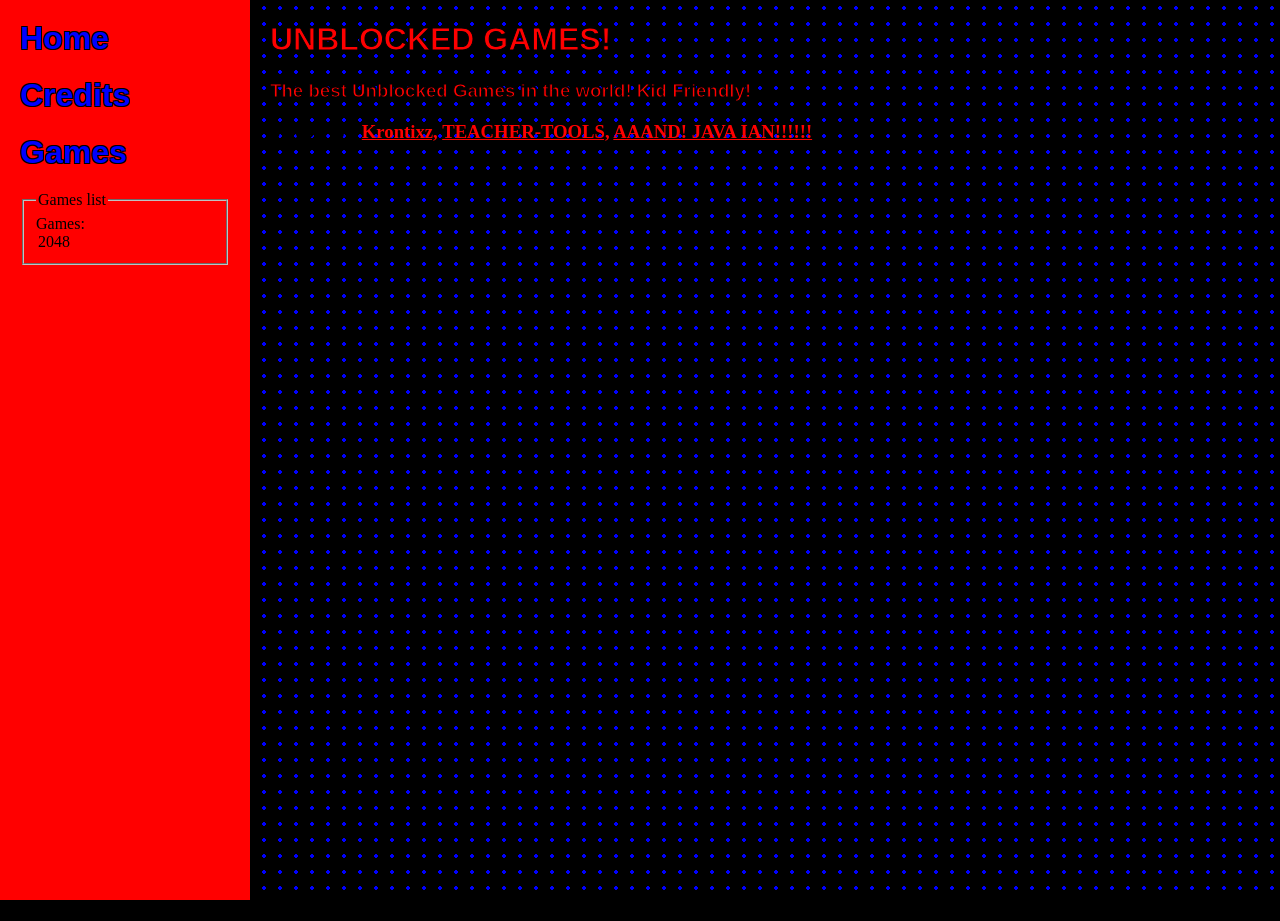
<file: index.html>
<!DOCTYPE html>
<html>
<head>
  <meta charset="UTF-8">
    <title>Teacher tools Unblocked</title>
 <meta name="description" content="Unblocked Games for all! Fun, Easy, and Addicting!">
  <link rel="stylesheet" href="assets/styles/style.css">
  <meta name="google-site-verification" content="IGZaQUzaKQHBrBpddYK1ftXCV9OrEnBuPkzunU3aeVU" />
</head>
  <body>
    <main id="main-content">
      <h1 id="main-header-title">UNBLOCKED GAMES!</h1>
      <h3>
        The best Unblocked Games in the world! Kid Friendly!
      </h3>
    </main>
         <h3 id="link-text">
           MADE BY <a href="credits/krontixz/krontixz.html">Krontixz,</a> <a href="credits/Teacher-Tools/tools.html">TEACHER-TOOLS,</a> <a href="credits/hipchip/hipchip.html">AAAND! JAVA IAN!!!!!!</a>
         </h3>
    <div id="side-bar">
  <nav>
    <!-- Examples -->
    <ul>
      <li><a href="index.html">Home</a></li>
      <li><a href="credits/games/credit.md">Credits</a></li>
      <li><a href="games.html">Games</a></li>
    </ul>
    <fieldset>
      <legend>Games list</legend>
      <label for="games-list" id="games-list" name="games-list">Games:</label>
      <option value="2048"><a href="content/games/2048/index.html">2048</a></option>
    </fieldset>
</div>

  </body>
</html>
</file>
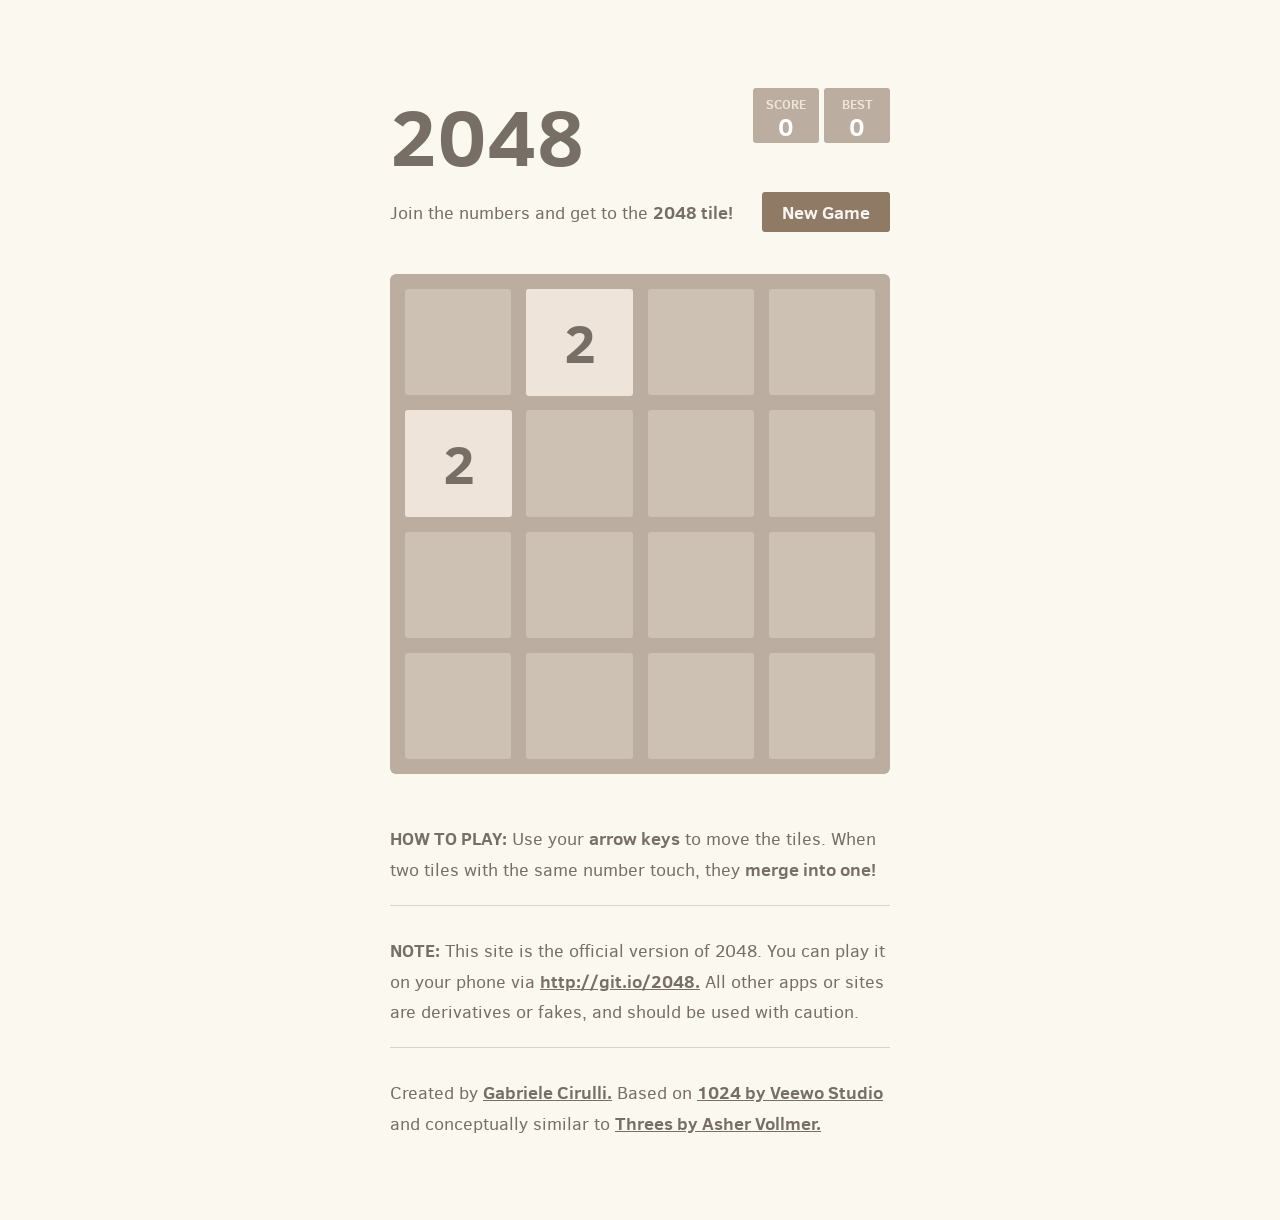
<file: content/games/2048/index.html>
<!DOCTYPE html>
<html>
<head>
  <meta charset="utf-8">
  <title>2048</title>

  <link href="style/main.css" rel="stylesheet" type="text/css">
  <link rel="shortcut icon" href="favicon.ico">
  <link rel="apple-touch-icon" href="meta/apple-touch-icon.png">
  <link rel="apple-touch-startup-image" href="meta/apple-touch-startup-image-640x1096.png" media="(device-width: 320px) and (device-height: 568px) and (-webkit-device-pixel-ratio: 2)"> <!-- iPhone 5+ -->
  <link rel="apple-touch-startup-image" href="meta/apple-touch-startup-image-640x920.png"  media="(device-width: 320px) and (device-height: 480px) and (-webkit-device-pixel-ratio: 2)"> <!-- iPhone, retina -->
  <meta name="apple-mobile-web-app-capable" content="yes">
  <meta name="apple-mobile-web-app-status-bar-style" content="black">

  <meta name="HandheldFriendly" content="True">
  <meta name="MobileOptimized" content="320">
  <meta name="viewport" content="width=device-width, target-densitydpi=160dpi, initial-scale=1.0, maximum-scale=1, user-scalable=no, minimal-ui">
</head>
<body>
  <div class="container">
    <div class="heading">
      <h1 class="title">2048</h1>
      <div class="scores-container">
        <div class="score-container">0</div>
        <div class="best-container">0</div>
      </div>
    </div>

    <div class="above-game">
      <p class="game-intro">Join the numbers and get to the <strong>2048 tile!</strong></p>
      <a class="restart-button">New Game</a>
    </div>

    <div class="game-container">
      <div class="game-message">
        <p></p>
        <div class="lower">
	        <a class="keep-playing-button">Keep going</a>
          <a class="retry-button">Try again</a>
        </div>
      </div>

      <div class="grid-container">
        <div class="grid-row">
          <div class="grid-cell"></div>
          <div class="grid-cell"></div>
          <div class="grid-cell"></div>
          <div class="grid-cell"></div>
        </div>
        <div class="grid-row">
          <div class="grid-cell"></div>
          <div class="grid-cell"></div>
          <div class="grid-cell"></div>
          <div class="grid-cell"></div>
        </div>
        <div class="grid-row">
          <div class="grid-cell"></div>
          <div class="grid-cell"></div>
          <div class="grid-cell"></div>
          <div class="grid-cell"></div>
        </div>
        <div class="grid-row">
          <div class="grid-cell"></div>
          <div class="grid-cell"></div>
          <div class="grid-cell"></div>
          <div class="grid-cell"></div>
        </div>
      </div>

      <div class="tile-container">

      </div>
    </div>

    <p class="game-explanation">
      <strong class="important">How to play:</strong> Use your <strong>arrow keys</strong> to move the tiles. When two tiles with the same number touch, they <strong>merge into one!</strong>
    </p>
    <hr>
    <p>
    <strong class="important">Note:</strong> This site is the official version of 2048. You can play it on your phone via <a href="http://git.io/2048">http://git.io/2048.</a> All other apps or sites are derivatives or fakes, and should be used with caution.
    </p>
    <hr>
    <p>
    Created by <a href="http://gabrielecirulli.com" target="_blank">Gabriele Cirulli.</a> Based on <a href="https://itunes.apple.com/us/app/1024!/id823499224" target="_blank">1024 by Veewo Studio</a> and conceptually similar to <a href="http://asherv.com/threes/" target="_blank">Threes by Asher Vollmer.</a>
    </p>
  </div>

  <script src="js/bind_polyfill.js"></script>
  <script src="js/classlist_polyfill.js"></script>
  <script src="js/animframe_polyfill.js"></script>
  <script src="js/keyboard_input_manager.js"></script>
  <script src="js/html_actuator.js"></script>
  <script src="js/grid.js"></script>
  <script src="js/tile.js"></script>
  <script src="js/local_storage_manager.js"></script>
  <script src="js/game_manager.js"></script>
  <script src="js/application.js"></script>
</body>
</html>
</file>
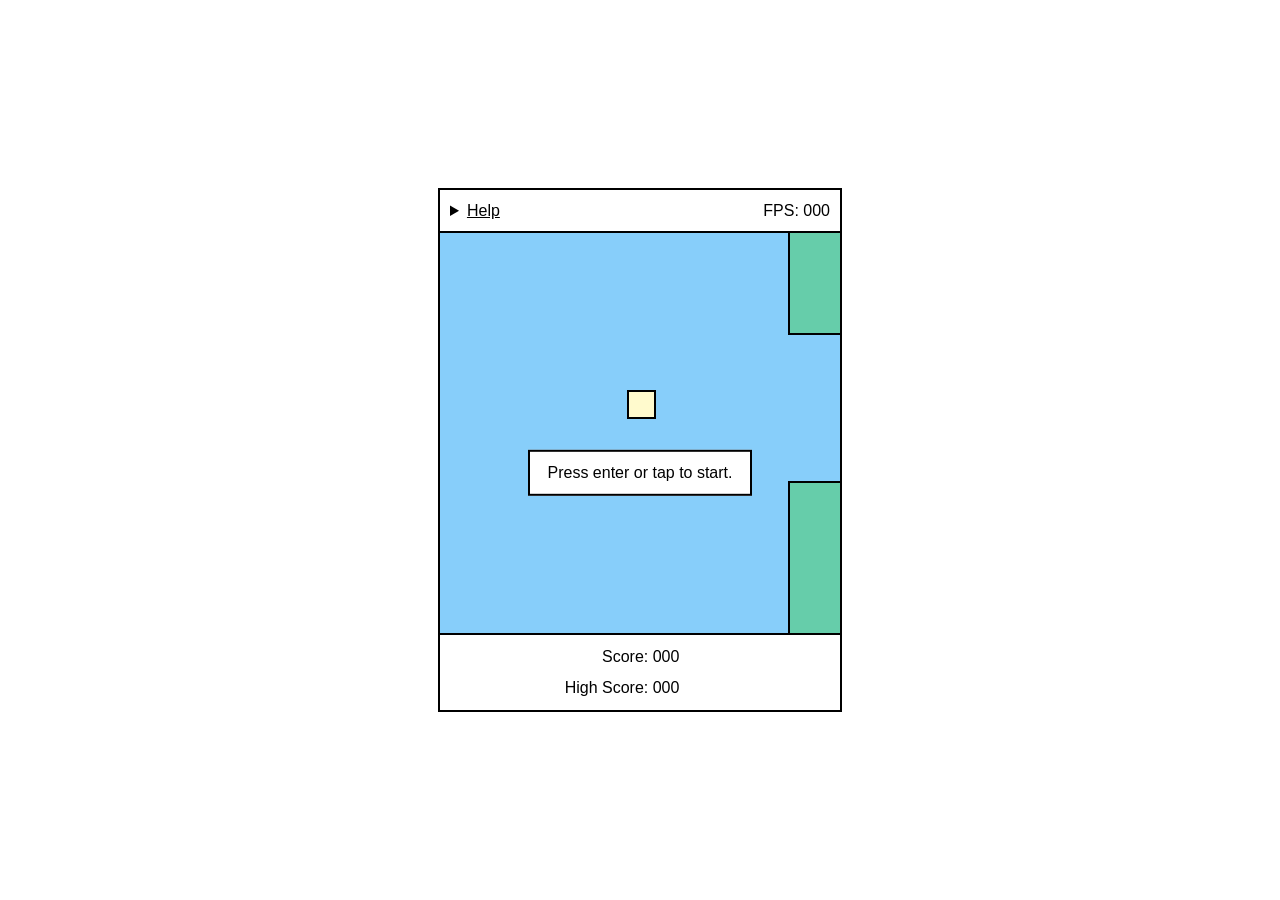
<file: content/games/flappybird/index.html>
<!DOCTYPE html>
<html lang="en">
  <head>
    <meta charset="utf-8" />
    <meta name="viewport" content="width=device-width, initial-scale=1" />
    <link rel="icon" href="./favicon.ico" />
    <link rel="icon" href="./favicon.jpg" />
    <link rel="stylesheet" href="./index.css" />
    <script src="./index.js" defer></script>

    <title>Flappy Bird</title>
  </head>
  <body>
    <!-- This div is purely for taking screenshots of the game. -->
    <div id="screenshot-container">
      <header>
        <details id="help">
          <summary>Help</summary>
          <div id="help-contents">
            <p>
              Minimal HTML, CSS and JavaScript demo game based on:
              <br />
              <a href="https://en.wikipedia.org/wiki/Flappy_Bird"
                >https://en.wikipedia.org/wiki/Flappy_Bird</a
              >
            </p>
            <p>
              You are the yellow square. Your goal is to jump through the pipes. You die
              if you touch a pipe.
            </p>
            <p>You gain a point every pipe you pass.</p>
            <p>The game gets harder as you gain more points.</p>
            <p>
              The game is publicly hosted at:
              <br />
              <a href="https://nhooyr.github.io/flappybird"
                >https://nhooyr.github.io/flappybird</a
              >
            </p>
            <p>
              The source code is available at:
              <br />
              <a href="https://github.com/nhooyr/flappybird"
                >https://github.com/nhooyr/flappybird</a
              >
            </p>
            <h4>Controls</h4>
            <ol>
              <li><p>Press enter or tap to start.</p></li>
              <li><p>Press enter or tap to jump through the pipes.</p></li>
              <li><p>Press enter or tap to play again after dying.</p></li>
            </ol>
          </div>
        </details>
        <div id="fps-meter">FPS: <span id="fps-meter-n">000</span></div>
      </header>
      <div id="sky">
        <div id="bird"></div>
        <div id="pipe-top"></div>
        <div id="pipe-bot"></div>
        <div id="prompt"><p>Press enter or tap to start.</p></div>
      </div>
      <footer>
        <div id="score-board">
          <div>Score: <span id="score-board-n">000</span></div>
          <div>High Score: <span id="high-score-board-n">000</span></div>
        </div>
      </footer>
    </div>
  </body>
</html>
</file>
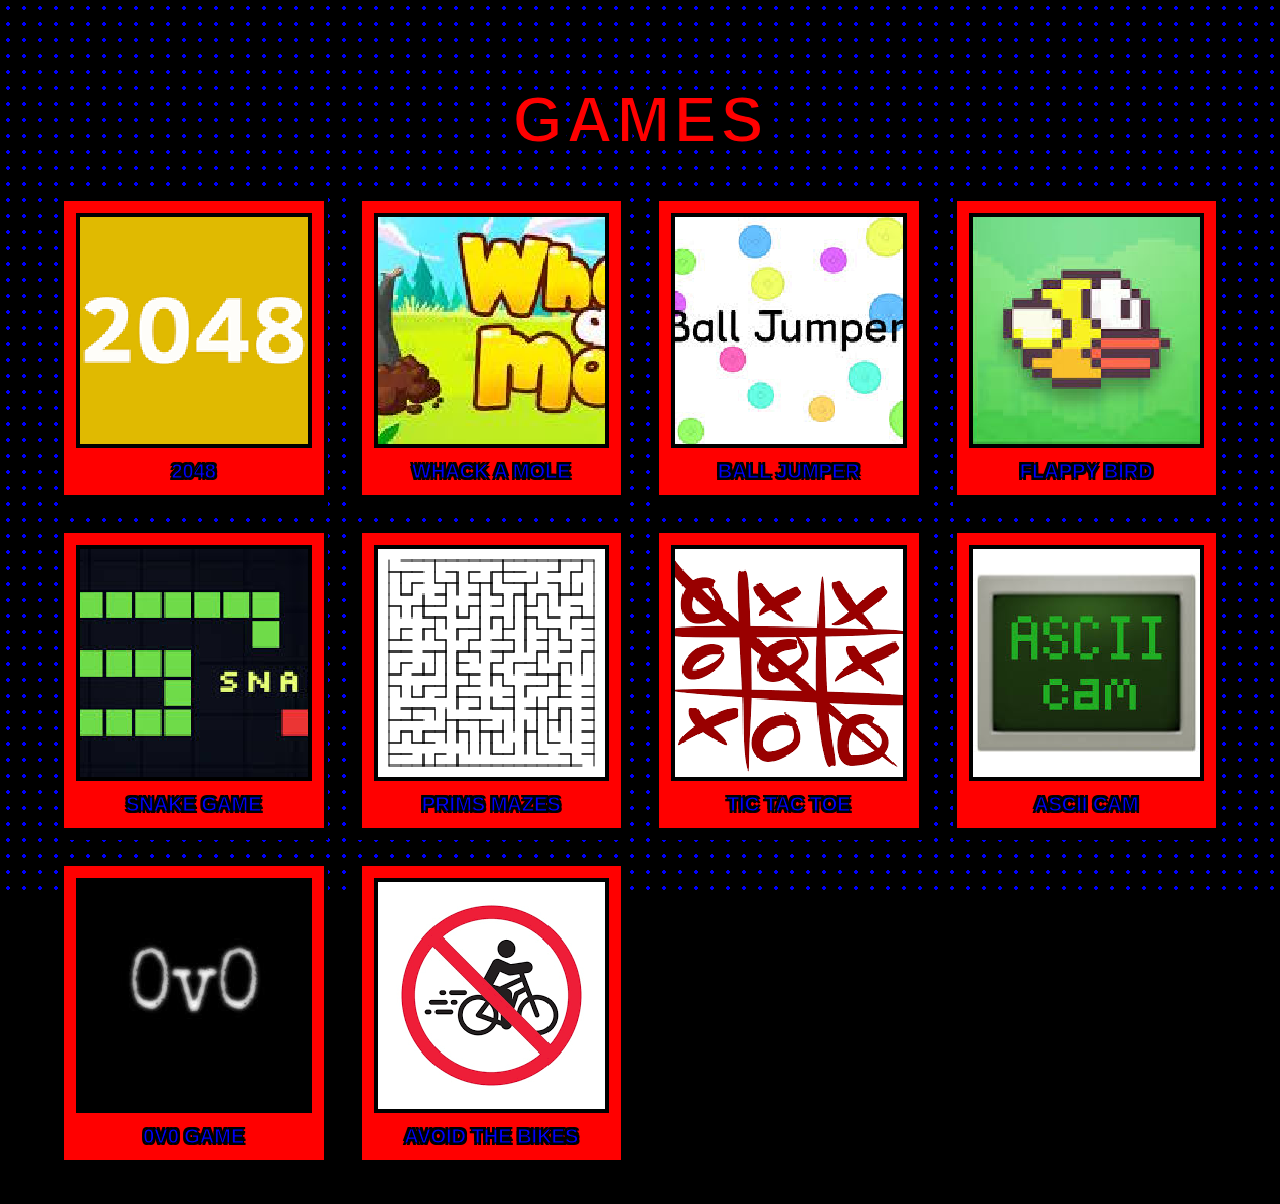
<file: games.html>
<!DOCTYPE html>
<html lang="en">
<head>
  <meta charset="UTF-8">
  <title>GAMES PAGE FOR TEACHER TOOLS UNBLOCKED</title>
  <style>
    body {
      margin: 0;
      min-height: 100vh;
      position: relative;
      background-color: #000000;
      overflow-x: hidden;
      overflow-y: auto;
      font-family: 'Impact', 'Arial Narrow Bold', sans-serif;
      display: flex;
      flex-direction: column;
      align-items: center;
      padding: 40px 20px;
      box-sizing: border-box;
    }

    body::before {
      content: "";
      position: fixed;
      top: 0;
      left: 0;
      width: 100vw;
      height: 100vh;
      z-index: -9999;
      pointer-events: none;
      background-color: #000000;
      background-image: radial-gradient(
        circle at center, 
        #0000ff 0px, 
        #0000ff 2px, 
        transparent 2px
      );
      background-size: 16px 16px;
      background-repeat: repeat;
      animation: sparkleFlash 0.8s infinite alternate ease-in-out;
    }

    @keyframes sparkleFlash {
      0% {
        opacity: 0.3;
        transform: scale(1);
      }
      100% {
        opacity: 1;
        transform: scale(1.05);
      }
    }

    h1 {
      color: #ff0000;
      font-size: 64px;
      letter-spacing: 4px;
      margin-bottom: 40px;
      -webkit-text-stroke: 2px #000000;
      text-shadow: 
        -3px -3px 0 #000,  
         3px -3px 0 #000,
        -3px  3px 0 #000,
         3px  3px 0 #000;
      z-index: 10;
    }

    .games-grid {
      display: grid;
      grid-template-columns: repeat(4, 1fr);
      gap: 30px;
      width: 100%;
      max-width: 1200px;
      z-index: 10;
      box-sizing: border-box;
      padding: 0 20px;
    }

    @media (max-width: 1100px) {
      .games-grid {
        grid-template-columns: repeat(3, 1fr);
      }
    }

    @media (max-width: 850px) {
      .games-grid {
        grid-template-columns: repeat(2, 1fr);
      }
    }

    @media (max-width: 550px) {
      .games-grid {
        grid-template-columns: 1fr;
      }
    }

    a {
      text-decoration: none;
      display: block;
    }

    figure {
      margin: 0;
      padding: 12px;
      background-color: #ff0000;
      border: 4px solid #000000;
      box-shadow: 0 8px 0 #000000;
      transition: transform 0.1s ease, box-shadow 0.1s ease;
      box-sizing: border-box;
      display: flex;
      flex-direction: column;
    }

    figure:hover {
      transform: translateY(-5px);
      box-shadow: 0 13px 0 #000000;
    }

    figure:active {
      transform: translateY(4px);
      box-shadow: 0 4px 0 #000000;
    }

    .img-container {
      width: 100%;
      aspect-ratio: 1 / 1;
      overflow: hidden;
      border: 4px solid #000000;
      box-sizing: border-box;
      background-color: #000;
    }

    img {
      width: 100%;
      height: 100%;
      object-fit: cover;
      display: block;
      image-rendering: -moz-crisp-edges;
      image-rendering: crisp-edges;      
      image-rendering: pixelated;   
    }

    figcaption {
      color: #0000ff;
      font-size: 20px;
      font-weight: bold;
      text-align: center;
      margin-top: 12px;
      text-transform: uppercase;
      -webkit-text-stroke: 1px #000000;
      text-shadow: 
        -2px -2px 0 #000,  
         2px -2px 0 #000,
        -2px  2px 0 #000,
         2px  2px 0 #000;
      overflow: hidden;
      text-overflow: ellipsis;
      white-space: nowrap;
    }
  </style>
</head>
<body>

  <h1>GAMES</h1>

  <div class="games-grid">
    <a href="content/games/2048/index.html">
      <figure>
        <div class="img-container">
          <img src="content/games/2048/2048.png" alt="2048 Game Box Art">
        </div>
        <figcaption>2048</figcaption>
      </figure>
    </a>

    <a href="content/games/Whack_A_Mole/whack-a-mole.html">
      <figure>
        <div class="img-container">
          <img src="content/games/Whack_A_Mole/whack-a-mole.png" alt="Whack A Mole Game Box Art">
        </div>
        <figcaption>WHACK A MOLE</figcaption>
      </figure>
    </a>

    <a href="content/games/balljumper/p4.html">
      <figure>
        <div class="img-container">
          <img src="content/games/balljumper/balljumper.png">
        </div>
        <figcaption>BALL JUMPER</figcaption>
      </figure>
    </a>

    <a href="content/games/flappybird/index.html">
      <figure>
        <div class="img-container">
          <img src="content/games/flappybird/flappybird.png">
        </div>
        <figcaption>FLAPPY BIRD</figcaption>
      </figure>
    </a>

    <a href="content/games/SnakeGame/Snakegame.html">
      <figure>
        <div class="img-container">
          <img src="content/games/SnakeGame/snake.jpg" alt="Snake Game Box Art">
        </div>
        <figcaption>SNAKE GAME</figcaption>
      </figure>
    </a>

    <a href="content/games/PrimsMaze/PrimsMaze.html">
      <figure>
        <div class="img-container">
          <img src="content/games/PrimsMaze/maze.png" alt="Prims Maze Box Art">
        </div>
        <figcaption>PRIMS MAZES</figcaption>
      </figure>
    </a>

<a href="content/games/Tic_Tac_Toe/tic-tac-toe.html">
      <figure>
        <div class="img-container">
          <img src="content/games/Tic_Tac_Toe/tic-tac-toe.png">
        </div>
        <figcaption>TIC TAC TOE</figcaption>
      </figure>
    </a>

    <a href="content/games/ASCII_CAM/ascii-cam.html">
      <figure>
        <div class="img-container">
          <img src="content/games/ASCII_CAM/ASCII CAM.png">
        </div>
        <figcaption>ASCII CAM</figcaption>
      </figure>
    </a>

    <a href="content/games/0v0/0v0.html">
      <figure>
        <div class="img-container">
          <img src="content/games/0v0/0v0.png">
        </div>
        <figcaption>0v0 GAME</figcaption>
      </figure>
    </a>
    
    <a href="content/games/Avoid_The_Bikes/avoid-the-bikes.html">
      <figure>
        <div class="img-container">
          <img src="content/games/Avoid_The_Bikes/avoidbikes.png" alt="Avoid The Bikes Box Art">
        </div>
        <figcaption>AVOID THE BIKES</figcaption>
      </figure>
    </a>
  </div>

</body>
</html>
</file>
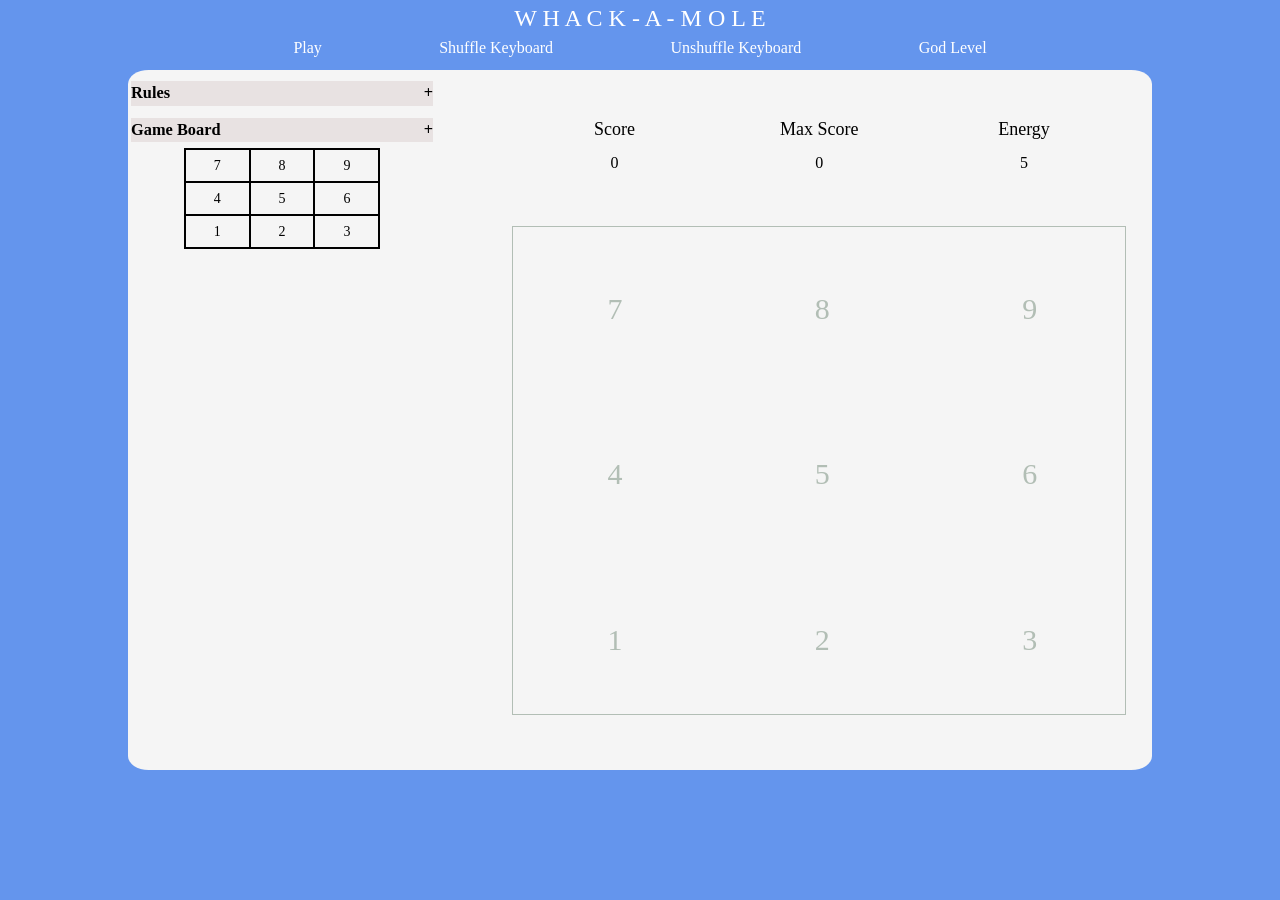
<file: content/games/whack-a-mole.html>
<!DOCTYPE html>
<html lang="en">
  <head>
    <!-- Meta tags added due to entries.js deprecation on July 8th, 2025 -->
    <meta name="description" content="New whack-a-mole with speed rounds and shufffle keyboard">
    <meta name="author" content="sakshi">
    <meta name="github" content="sakshi-011">
    <meta charset="UTF-8" />
    <meta http-equiv="X-UA-Compatible" content="IE=edge" />
    <meta name="viewport" content="width=device-width, initial-scale=1.0" />
    <title>Whack-A-Mole</title>
    <style>
      :root {
        --color-grey-one: #b2beb5;
      }

      * {
        margin: 0;
        padding: 0;
        box-sizing: inherit;
      }

      html {
        box-sizing: border-box;
        overscroll-behavior-y: none;
      }

      body {
        font-family: "Lucida Bright", Georgia, serif;
        font-weight: 300;
        color: black;
        line-height: 1.5;
        background-color: cornflowerblue;
      }

      .hidden {
        visibility: hidden;
        opacity: 0;
      }

      .game--container {
        width: 80vw;
        height: 700px;
        max-height: 85vh;
        margin-top: 10px;
        margin-left: auto;
        margin-right: auto;
        padding-top: 1px;
        background-color: whitesmoke;
        border-radius: 2%;
      }

      header {
        height: 60px;
        text-align: center;
      }

      .title {
        font-weight: 500;
        font-size: 24px;
        text-align: center;
        color: white;
      }

      .options {
        display: flex;
        gap: 1rem;
        justify-content: space-evenly;
        margin: auto;
        width: 70%;
      }

      .btn {
        cursor: pointer;
        align-self: center;
        text-align: center;
        color: white;
      }

      .left--menu {
        float: left;
        width: 30%;
      }

      .rules {
        width: 100%;
        padding: 2px;
        padding-left: 3px;
        padding-top: 10px;
        font-size: 14px;
      }

      .rules--content {
        padding: 2px;
        padding-top: 6px;
      }

      h3 {
        cursor: pointer;
        background-color: #e8e2e2;
      }

      h3:hover {
        color: cornflowerblue;
      }

      .plus--sign {
        display: block;
        float: right;
      }

      .hide {
        display: none;
        overflow: hidden;
      }

      .game--board {
        width: 100%;
        padding: 2px;
        padding-left: 3px;
        padding-top: 10px;
        font-size: 14px;
      }

      .grid--container {
        display: grid;
        grid-template-columns: auto auto auto;
        border: 1px solid;
        width: 65%;
        margin: auto;
        margin-top: 6px;
      }

      .grid--item {
        border: 1px solid;
        padding: 5px;
        text-align: center;
      }

      .stats {
        width: 60%;
        height: 15%;
        margin-left: 30vw;
        margin-top: 30px;
        line-height: 2;
        display: flex;
      }

      .stat--item {
        flex: 2;
        text-align: center;
        padding: 3px;
        padding-top: 10px;
      }

      .stat--item .label {
        font-size: 18px;
        font-weight: 500;
      }

      .stat--item .value {
        font-size: 16px;
        font-weight: 400;
      }

      .game--arena {
        width: 60%;
        height: 70%;
        margin-top: 20px;
        margin-left: 30vw;
        border-style: solid;
        border-color: var(--color-grey-one);
        border-width: 1px;
        display: grid;
        grid-template-columns: repeat(3, 33.33%);
        grid-template-rows: repeat(3, 33.33%);
        grid-gap: 0.2rem;
        text-align: center;
        align-items: center;
        font-size: 30px;
        color: var(--color-grey-one);
      }

      .emoji {
        font-size: 4.5rem;
      }

      button {
        border: none;
        z-index: 2;
        padding: 2px;
        margin: 5px;
        margin-top: 10px;
        background-color: var(--color-grey-one);
        color: white;
        font-size: 16px;
        border-radius: 10%;
        cursor: pointer;
      }

      .overlay {
        position: fixed;
        top: 0;
        left: 0;
        width: 100%;
        height: 100%;
        background-color: rgba(0, 0, 0, 0.5);
        backdrop-filter: blur(4px);
        z-index: 100;
      }

      .game--over--modal {
        width: 45%;
        height: 45%;
        margin: auto;
        padding-top: 7%;
        text-align: center;
        position: fixed;
        top: 50%;
        left: 50%;
        transform: translate(-50%, -50%);
        background-color: white;
        z-index: 200;
      }

      .keypad {
        display: none;
        width: 60%;
        margin: auto;
        margin-top: 10px;
        text-align: center;
      }

      .keypad--row--one {
        /* display: none; */
        column-gap: 2px;
        grid-template-columns: auto auto auto auto auto;
        width: 80%;
        margin: auto;
        margin-top: 3px;
      }

      .keypad--row--two {
        /* display: none; */
        column-gap: 5px;
        grid-template-columns: auto auto auto auto;
        width: 80%;
        margin: auto;
        margin-top: 5px;
      }

      .keypad--item {
        border: 1px solid var(--color-grey-one);
        padding: 5px;
        text-align: center;
      }

      .vertical--tab {
        display: none;
      }

      @media only screen and (max-width: 700px) {
        .game--board,
        .rules h3 {
          display: none;
        }

        header {
          height: 75px;
        }

        .title {
          font-size: 20px;
        }

        .emoji {
          font-size: 3rem;
        }

        .btn {
          font-size: 16px;
        }

        .stats {
          width: 100%;
          margin: auto;
          line-height: 1;
          justify-content: center;
        }

        .stat--item {
          font-size: 8px;
        }

        .game--arena {
          margin: auto;
          height: 60%;
          width: 70%;
        }

        .keypad {
          display: block;
        }

        .keypad--row--one {
          display: grid;
        }

        .keypad--row--two {
          display: grid;
        }

        .game--over--modal {
          width: 70%;
        }

        .vertical--tab {
          display: block;
          float: left;
          position: absolute;
          transform: rotate(270deg);
          font-weight: 500;
          background-color: var(--color-grey-one);
          margin-left: -22px;
          margin-top: 15px;
          padding: 5px;
        }

        .rules--content {
          display: none;
          font-size: 16px;
          width: 70%;
          height: 60%;
          margin: auto;
          padding-top: 7%;
          text-align: left;
          position: fixed;
          top: 50%;
          left: 50%;
          transform: translate(-50%, -50%);
          background-color: white;
          z-index: 200;
        }
      }
    </style>
  </head>
  <body>
    <header>
      <div class="title">W H A C K - A - M O L E</div>
      <div class="options">
        <div class="btn btn--play">Play</div>
        <div class="btn btn--shuffle">Shuffle Keyboard</div>
        <div class="btn btn--unshuffle">Unshuffle Keyboard</div>
        <div class="btn btn--god--level">God Level</div>
      </div>
    </header>
    <div class="game--container">
      <div class="left--menu">
        <div class="rules collapsible">
          <h3>
            Rules
            <div class="plus--sign">+</div>
          </h3>
          <div class="rules--content content hide">
            1. Whack the mole DUH.. <br />
            2. I mean press number key correspoding to appearance of enemies,
            which are - 👽, 💀 and 🐙. <br />
            3. Make sure to get nutrition along the way - 🍔, 🍎, 🍲 before you
            run out of energy. One energy point depletes for every 3 alien
            kills.
            <br />
            4. And if you kill the baby - 👶, then its game over for you, you
            psychopath!! <br />
            GOOD LUCK :)
          </div>
        </div>
        <div class="game--board collapsible">
          <h3>
            Game Board
            <div class="plus--sign">+</div>
          </h3>
          <div class="grid--container content">
            <div class="grid--item">7</div>
            <div class="grid--item">8</div>
            <div class="grid--item">9</div>
            <div class="grid--item">4</div>
            <div class="grid--item">5</div>
            <div class="grid--item">6</div>
            <div class="grid--item">1</div>
            <div class="grid--item">2</div>
            <div class="grid--item">3</div>
          </div>
        </div>
      </div>
      <div class="stats">
        <div class="stat--item">
          <div class="label" data-index="0">Score</div>
          <div class="value" data-index="0">0</div>
        </div>
        <div class="stat--item">
          <div class="label" data-index="1">Max Score</div>
          <div class="value" data-index="1">0</div>
        </div>
        <div class="stat--item">
          <div class="label" data-index="2">Energy</div>
          <div class="value" data-index="2">5</div>
        </div>
      </div>
      <div class="vertical--tab">R U L E S</div>
      <div class="game--arena">
        <!-- 👽💀👶🍔🍲🍅🍎🐙 -->
        <div class="tiles">7</div>
        <div class="tiles">8</div>
        <div class="tiles">9</div>
        <div class="tiles">4</div>
        <div class="tiles">5</div>
        <div class="tiles">6</div>
        <div class="tiles">1</div>
        <div class="tiles">2</div>
        <div class="tiles">3</div>
      </div>
      <div class="keypad">
        <p>Use the keypad below -</p>
        <div class="keypad--row--one">
          <div class="keypad--item">1</div>
          <div class="keypad--item">2</div>
          <div class="keypad--item">3</div>
          <div class="keypad--item">4</div>
          <div class="keypad--item">5</div>
        </div>
        <div class="keypad--row--two">
          <div class="keypad--item">6</div>
          <div class="keypad--item">7</div>
          <div class="keypad--item">8</div>
          <div class="keypad--item">9</div>
        </div>
      </div>
    </div>
    <div class="game--over--modal hidden">
      <h2>G A M E &emsp; O V E R</h2>
      <br />
      <p class="game--over--msg">Better Luck Next Time :)</p>
      <br />
      <p>Would you like to play another round?</p>
      <br />
      <button id="yes">Yes</button><button id="no">No</button>
    </div>
    <div class="overlay hidden"></div>
    <script>
      const gameCharacters = [
        "👽",
        "💀",
        "👶",
        "🐙",
        "👽",
        "🍔",
        "🐙",
        "👽",
        "👶",
        "👽",
        "🍎",
        "💀",
        "👽",
        "💀",
        "🍲",
        "👽",
        "👶",
        "🍲",
        "👽",
        "👽",
        "🐙",
        "💀",
        "👶",
        "🍎",
        "👽",
      ];

      const scoreCard = [
        1, 1, -1, 1, 1, 2, 1, 1, -1, 1, 2, 1, 1, 1, 2, 1, -1, 2, 1, 1, 1, 1, -1,
        2, 1,
      ];
      const babyEmoji = [2, 8, 16, 22];
      let tileIndex = [6, 7, 8, 3, 4, 5, 0, 1, 2];
      let gameState = new Map();
      let score = 0,
        energy = 5,
        maxScore = 0;

      const gameArena = document.querySelector(".game--arena");
      const tiles = document.querySelectorAll(".tiles");
      const grids = document.querySelectorAll(".grid--item");
      const statsValues = document.querySelectorAll(".value");
      const btnPlay = document.querySelector(".btn--play");
      const btnShuffle = document.querySelector(".btn--shuffle");
      const btnUnshuffle = document.querySelector(".btn--unshuffle");
      const btnGodLevel = document.querySelector(".btn--god--level");
      const collapsible = document.querySelectorAll(".collapsible");
      const modal = document.querySelector(".game--over--modal");
      const overlay = document.querySelector(".overlay");
      const btnYes = document.querySelector("#yes");
      const btnNo = document.querySelector("#no");
      const verticalTab = document.querySelector(".vertical--tab");
      const rulesModal = document.querySelector(".rules--content");
      const keypadKeys = document.querySelectorAll(".keypad--item");
      const gameMsg = document.querySelector(".game--over--msg");

      const randomNumberGenerator = function () {
        return Math.trunc(Math.random() * 25);
      };

      const randomTileGenerator = function () {
        return Math.trunc(Math.random() * 9);
      };

      let status = "stop";
      let level = 0;
      let activeCharacters = new Set();
      let timeIntervals = [1500, 1000, 750, 500, 300];
      const hitsPerLevel = [10, 15, 20, 25, 30];
      const totalLevels = 5;
      let startLevel;
      let godLevel = 0;

      function init() {
        status = "stop";
        level = 0;
        gameState = new Map();
        score = 0;
        energy = 5;
        activeCharacters = new Set();
        gameMsg.textContent = "Better Luck Next Time :)";
        tiles.forEach((tile, i) => {
          tile.textContent = tileIndex[i] + 1;
          tile.classList.remove("emoji");
        });
        grids.forEach((grid, i) => {
          grid.textContent = tileIndex[i] + 1;
        });
        statsValues[0].textContent = 0;
        statsValues[2].textContent = 5;
        if (startLevel) clearInterval(startLevel);
        timeIntervals = [1500, 1000, 750, 500, 300];
        if (godLevel) timeIntervals = [300, 250, 230, 200, 180];
        startGame();
      }

      const displayCharacter = function () {
        if (activeCharacters.size === 9 || status !== "playing") return;
        let tileNum = randomTileGenerator();
        while (activeCharacters.has(tileNum)) {
          tileNum = randomTileGenerator();
        }
        const indexOfCharacters = randomNumberGenerator();
        gameState.set(tileNum, indexOfCharacters);
        if (babyEmoji.includes(indexOfCharacters))
          setTimeout(() => removeCharacter(tileNum), 1500);
        tiles[tileIndex.indexOf(tileNum)].textContent =
          gameCharacters[indexOfCharacters];
        tiles[tileIndex.indexOf(tileNum)].classList.add("emoji");
        activeCharacters.add(tileNum);
      };

      const updateScore = function (num) {
        const value = scoreCard[gameState.get(num)];
        if (value === 1) {
          score++;
          statsValues[0].textContent = score;
          if (score % 3 === 0) {
            energy--;
            statsValues[2].textContent = energy;
            if (energy <= 0) gameOver();
          }
        } else if (value === 2) {
          energy++;
          statsValues[2].textContent = energy;
        } else if (value === -1) {
          gameOver();
        }
        gameState.delete(num);
      };

      const removeCharacter = function (num) {
        if (status !== "playing") return;
        tiles[tileIndex.indexOf(num)].textContent = num + 1;
        tiles[tileIndex.indexOf(num)].classList.remove("emoji");
        activeCharacters.delete(num);
      };

      async function play(level) {
        return new Promise(function (resolve) {
          let counter = 0;
          startLevel = setInterval(function () {
            displayCharacter();
            if (activeCharacters.size > 8) {
              gameOver();
              clearInterval(startLevel);
              resolve();
            }
            counter++;
            if (counter === hitsPerLevel[level]) {
              clearInterval(startLevel);
              resolve();
            }
          }, timeIntervals[level]);
        });
      }

      const wait = async function (seconds) {
        return new Promise(function (resolve) {
          setTimeout(resolve, seconds * 1000);
        });
      };

      const updateMaxScore = function () {
        if (score > maxScore) {
          maxScore = score;
          statsValues[1].textContent = maxScore;
        }
      };

      function gameOver(msg) {
        status = "stop";
        godLevel = 0;
        if (startLevel) clearInterval(startLevel);
        updateMaxScore();
        openModal();
      }

      async function startGame() {
        status = "playing";
        while (status === "playing" && level < totalLevels) {
          await play(level++);
        }
        await wait(1);
        console.log(activeCharacters);
        if (activeCharacters.size < 3)
          gameMsg.textContent = "Congrats!! You have cleared all levels :)";
        gameOver();
      }

      const checkAnswer = function (num) {
        if (activeCharacters.has(num - 1)) {
          removeCharacter(num - 1);
          updateScore(num - 1);
        }
      };

      const openModal = function () {
        overlay.classList.remove("hidden");
        modal.classList.remove("hidden");
      };

      const closeModal = function (e) {
        modal.classList.add("hidden");
        overlay.classList.add("hidden");
        rulesModal.style.display = "none";
      };

      btnYes.addEventListener("click", function (e) {
        closeModal();
        init();
      });

      btnNo.addEventListener("click", closeModal);
      overlay.addEventListener("click", closeModal);

      verticalTab.addEventListener("click", function (e) {
        overlay.classList.remove("hidden");
        rulesModal.style.display = "block";
      });

      collapsible.forEach((element, i) => {
        element.addEventListener("click", function (e) {
          const content = element.querySelector(".content");
          if (e.target.parentElement.classList.contains("game--board")) {
            content.style.display =
              content.style.display === "none" ? "grid" : "none";
          } else if (content.classList.contains("hide")) {
            content.classList.remove("hide");
            rulesModal.style.display = "block";
          } else {
            content.classList.add("hide");
            rulesModal.style.display = "none";
          }
        });
      });

      window.addEventListener("keydown", function (e) {
        if (
          !(
            (e.keyCode >= 49 && e.keyCode <= 57) ||
            (e.keyCode >= 97 && e.keyCode <= 105)
          )
        )
          return;
        if (status !== "playing") return;
        const num =
          e.keyCode >= 49 && e.keyCode <= 57 ? e.keyCode - 48 : e.keyCode - 96;
        checkAnswer(num);
      });

      btnPlay.addEventListener("click", function (e) {
        godLevel = 0;
        updateMaxScore();
        init();
      });

      keypadKeys.forEach((key) => {
        key.addEventListener("click", function (e) {
          if (status !== "playing") return;
          checkAnswer(parseInt(key.textContent));
        });
      });

      btnShuffle.addEventListener("click", function (e) {
        godLevel = 0;
        updateMaxScore();
        tileIndex = [];
        while (tileIndex.length < 9) {
          const value = randomTileGenerator();
          if (tileIndex.includes(value)) continue;
          tileIndex.push(value);
        }
        init();
      });

      btnUnshuffle.addEventListener("click", function (e) {
        godLevel = 0;
        updateMaxScore();
        tileIndex = [6, 7, 8, 3, 4, 5, 0, 1, 2];
        init();
      });

      btnGodLevel.addEventListener("click", function (e) {
        godLevel = 1;
        init();
      });
    </script>
  </body>
</html>
</file>
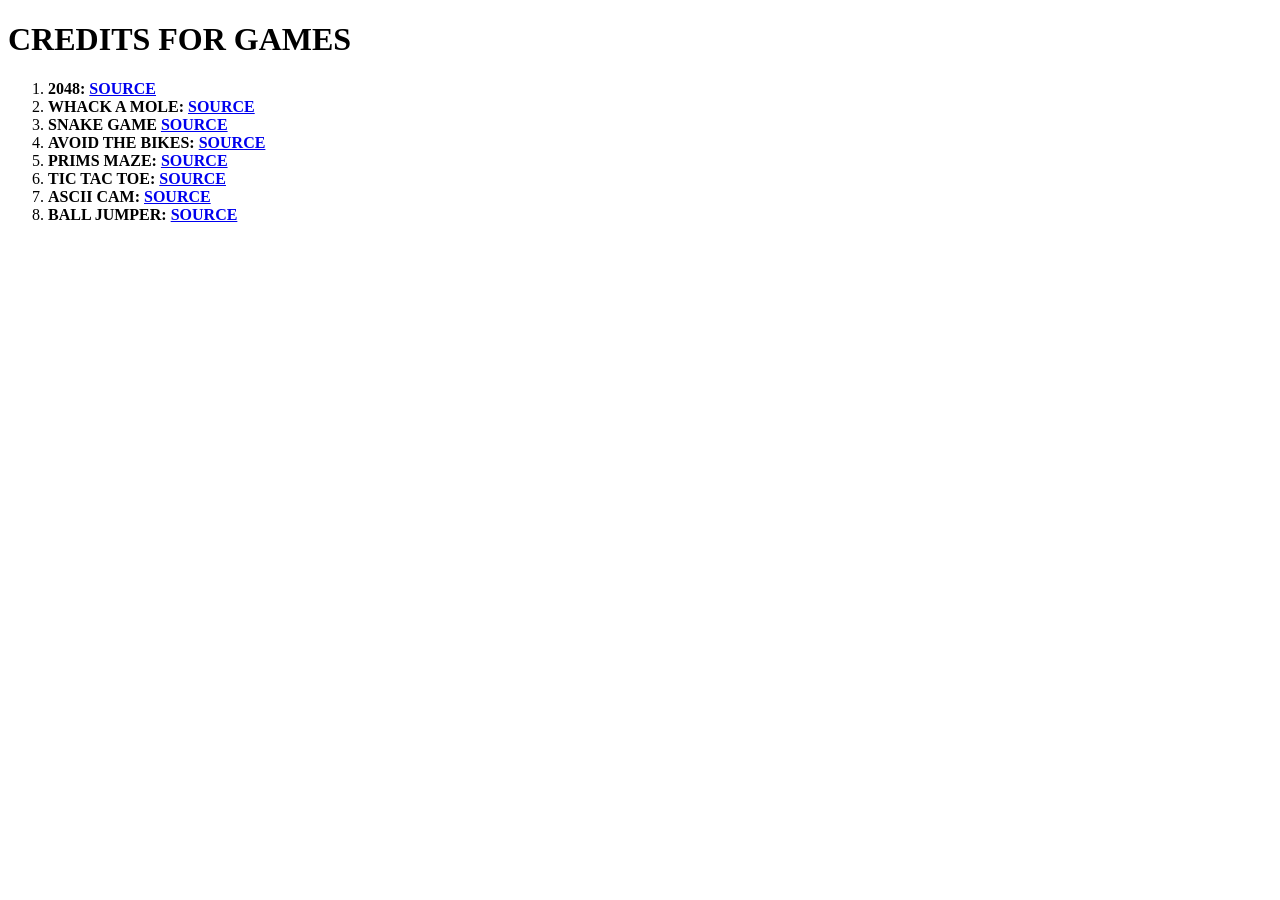
<file: credits/games/credit.html>
<!DOCTYPE html>
<html lang="en">
<head>
    <meta charset="UTF-8">
    <meta name="viewport" content="width=device-width, initial-scale=1.0">
    <title>Credits for Games</title>
</head>
<body>
    <h1>CREDITS FOR GAMES</h1>
    <ol>
        <li><strong>2048: <a href="https://github.com/gabrielecirulli/2048">SOURCE</a></strong></li>
        <li><strong>WHACK A MOLE: <a href="https://github.com/Metroxe/one-html-page-challenge/blob/master/entries/whack-a-mole.html">SOURCE</a></strong></li>
        <li><strong>SNAKE GAME <a href="https://github.com/Metroxe/one-html-page-challenge/blob/master/entries/Snakegame.html">SOURCE</a></strong></li>
        <li><strong>AVOID THE BIKES: <a href="https://github.com/Metroxe/one-html-page-challenge/blob/master/entries/avoid-the-bikes.html">SOURCE</a></strong></li>
        <li><strong>PRIMS MAZE: <a href="https://github.com/Metroxe/one-html-page-challenge/blob/master/entries/PrimsMaze.html">SOURCE</a></strong></li>
        <li><strong>TIC TAC TOE: <a href="https://github.com/Metroxe/one-html-page-challenge/blob/master/entries/tic-tac-toe.html">SOURCE</a></strong></li>
        <li><strong>ASCII CAM: <a href="https://github.com/Metroxe/one-html-page-challenge/blob/master/entries/ascii-cam.html">SOURCE</a></strong></li>
        <li><strong>BALL JUMPER: <a href="https://github.com/joeyscl/BallJumper">SOURCE</a></strong></li>
    </ol>
</body>
</html>
</file>
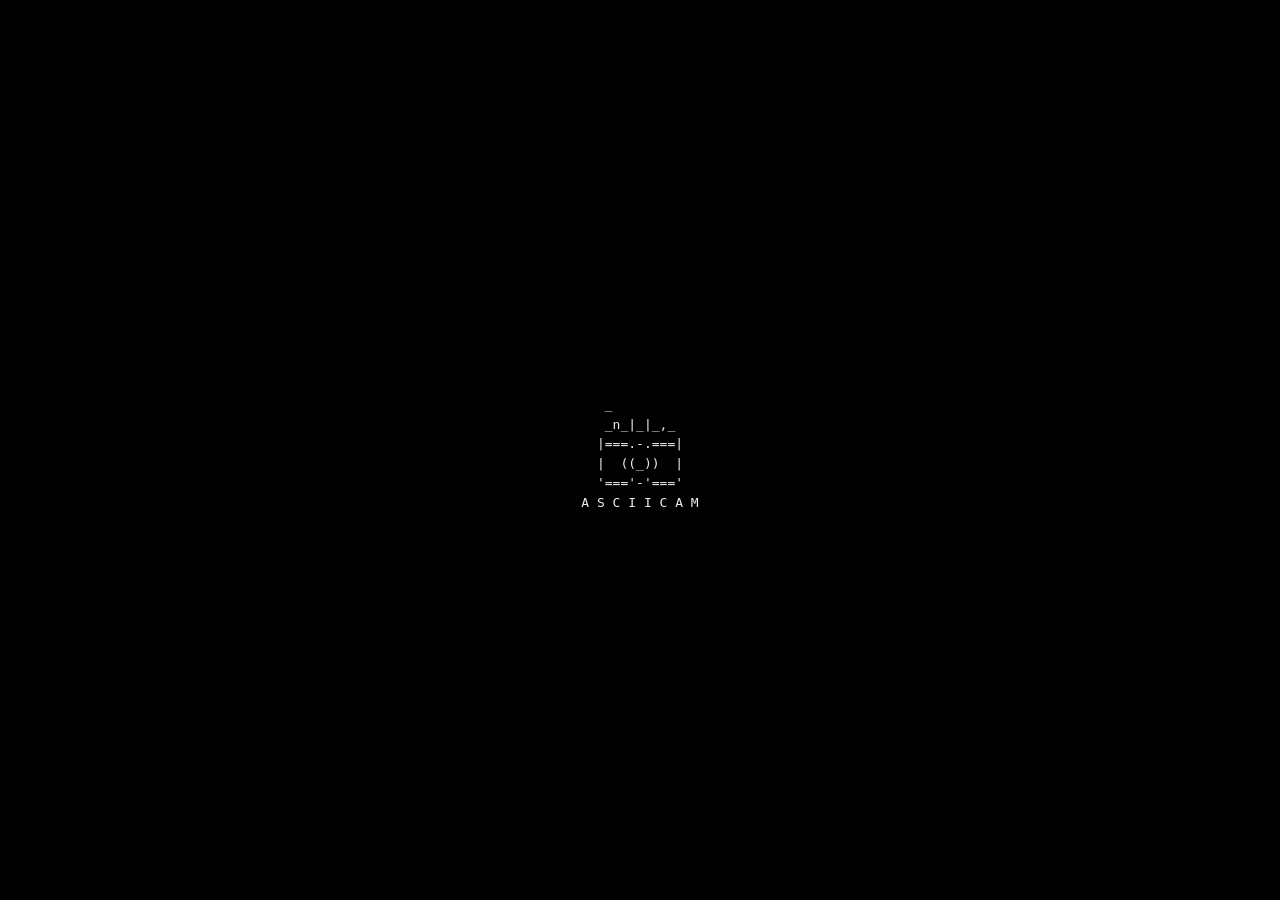
<file: content/games/ASCII_CAM/ascii-cam.html>
<!DOCTYPE html>
<html lang="en">
  <head>
    <!-- Meta tags added due to entries.js deprecation on July 8th, 2025 -->
    <meta name="description" content="Display camera output in colourised ASCII">
    <meta name="github" content="iveseenthedark">
    <meta charset="UTF-8" />
    <meta name="author" content="iveseenthedark" />
    <meta name="viewport" content="width=device-width, initial-scale=1" />
    <meta name="theme-color" content="#333333" />

    <title>A S C I I C A M</title>
    <style>
      #ascii-cam pre,
      body,
      html {
        width: 100vw;
        height: 100vh;
        margin: 0;
      }
      * {
        box-sizing: border-box;
      }
      body {
        overflow: hidden;
        background-color: #000;
        color: #eee;
        font-family: monospace;
      }
      #logo,
      #enable-cam-msg {
        transform: translate(-50%, -50%);
        position: absolute;
        left: 50%;
        top: 50%;
      }
      .fade {
        transition: opacity 0.25s ease-in-out;
      }
      #logo {
        line-height: 1.5;
      }
      #ascii-cam {
        opacity: 0;
      }
      #ascii-cam pre {
        position: absolute;
        top: 0;
        left: 0;
        overflow: hidden;
        line-height: 0.6;
        user-select: none;
        mix-blend-mode: screen;
        font-size: 1.2em;
        font-size: 2vh;
      }
      @media (max-height: 50em) {
        #ascii-cam pre {
          font-size: 1em;
        }
      }
      @media (min-height: 60em) {
        #ascii-cam pre {
          font-size: 1.2em;
        }
      }
      #ascii-cam #r-output {
        color: red;
      }
      #ascii-cam #g-output {
        color: #0f0;
      }
      #ascii-cam #b-output {
        color: #00f;
      }
      #enable-cam-msg {
        opacity: 0;
        font-size: 3rem;
        background-color: white;
        color: black;
        margin: 0;
        max-width: 50vw;
        white-space: pre-line;
        text-align: center;
        font-weight: 900;
      }
      #canvas,
      #video {
        display: none;
      }
    </style>
  </head>

  <body>
    <pre id="logo" class="fade">
   _
   _n_|_|_,_
  |===.-.===|
  |  ((_))  |
  '==='-'==='
A S C I I C A M
    </pre>

    <pre id="enable-cam-msg" class="fade">Allow access to camera to use</pre>

    <div id="ascii-cam" class="fade">
      <div class="layers">
        <pre id="r-output"></pre>
        <pre id="g-output"></pre>
        <pre id="b-output"></pre>
      </div>
    </div>

    <video id="video" autoplay="true"></video>
    <canvas id="canvas" width="640" height="480"></canvas>
    <script type="application/javascript">
      (() => {
        'use strict';

        let interval;
        let r_layer, g_layer, b_layer;
        const palette = [' ', '.', '-', ':', '+', '*', '=', '%', '@', '#'];
        const vanity = 'B Y  I V E S E E N T H E D A R K';

        /**
         * @param {*} stream
         */
        const handle_video = stream => {
          const canvas = document.getElementById('canvas');
          const ctx = canvas.getContext('2d');

          const video = document.getElementById('video');
          // Older browsers may not have srcObject
          if ('srcObject' in video) {
            video.srcObject = stream;
          } else {
            // Avoid using this in new browsers, as it is going away.
            video.src = window.URL.createObjectURL(stream);
          }
          video.addEventListener('loadedmetadata', () => {
            window.addEventListener('resize', () => set_canvas_dimensions(video, canvas, ctx));
            set_canvas_dimensions(video, canvas, ctx);

            // Hide Logo
            play_video(video, canvas, ctx);
            setTimeout(() => {
              document.getElementById('logo').style.opacity = 0;
              document.getElementById('ascii-cam').style.opacity = 1;
            }, 1000);
          });
        };

        /**
         */
        const handle_no_video = () => {
          setTimeout(() => {
            document.getElementById('logo').style.opacity = 0;
            document.getElementById('ascii-cam').style.opacity = 1;
            document.getElementById('enable-cam-msg').style.opacity = 1;
            play_random();
          }, 1000);
        };

        /**
         * @param {*} e
         */
        const handle_error = e => {
          console.error('Error', e);
          handle_no_video();
        };

        /**
         * The greyscale value is calculated GREY = 0.299 * RED + 0.587 * GREEN + 0.114 * BLUE
         * For more information see http://en.wikipedia.org/wiki/Grayscale
         * @param {Array} image_data
         */
        const fade_to_grey = pixels => pixels.map(pixel => pixel[0] * 0.299 + pixel[1] * 0.587 + pixel[2] * 0.114);

        /**
         */
        const play_video = (video, canvas, ctx) => {
          clearInterval(interval);

          // Buffer reverse
          ctx.drawImage(video, 0, 0, canvas.width * -1, canvas.height);

          // Grab view
          const dx = canvas.dataset.hoffset || 0;
          const dy = canvas.dataset.voffset || 0;
          const image_width = canvas.width - dx * 2;
          const image_data = ctx.getImageData(dx, dy, image_width, canvas.height - dy * 2).data;

          // Chunk
          const channels = 4;
          const pixels = Array.from(Array(Math.ceil(image_data.length / channels)), (_, i) =>
            image_data.slice(i * channels, i * channels + channels)
          );

          // Draw
          let r_output = '';
          let g_output = '';
          let b_output = '';
          pixels.forEach((pixel, i) => {
            // Break for new line
            if (i && i % image_width === 0) {
              r_output += '\n';
              g_output += '\n';
              b_output += '\n';
            }

            const b_idx = Math.floor((pixel[2] / 255.0) * (palette.length - 1));
            const r_idx = Math.floor((pixel[0] / 255.0) * (palette.length - 1));
            const g_idx = Math.floor((pixel[1] / 255.0) * (palette.length - 1));

            if (i && i >= image_width - vanity.length && i < image_width) {
              // Input vanity message
              r_output += vanity[vanity.length + i - image_width];
              g_output += vanity[vanity.length + i - image_width];
              b_output += palette[g_idx];
            } else {
              // Output camera data
              r_output += palette[r_idx];
              g_output += palette[g_idx];
              b_output += palette[b_idx];
            }
          }, this);

          r_layer.textContent = r_output;
          g_layer.textContent = g_output;
          b_layer.textContent = b_output;

          interval = setInterval(() => play_video(video, canvas, ctx), 33);
        };

        /**
         */
        const play_random = () => {
          clearInterval(interval);

          const char_dims = get_character_dimensions();
          const screen_dims = get_screen_dimensions(char_dims);
          const total_chars = Math.floor(screen_dims.char_width * screen_dims.char_height);

          const mid_x = Math.floor(screen_dims.char_width / 2);
          const mid_y = Math.floor(screen_dims.char_height / 2);

          let radius_sq = mid_x * mid_x + mid_y + mid_y;
          radius_sq = radius_sq < 2500 ? 2500 : radius_sq; // Stop the circle getting too small

          let r_output = '',
            g_output = '',
            b_output = '';
          for (let i = 0; i < total_chars; i++) {
            // Break for new line
            if (i && i % screen_dims.char_width === 0) {
              r_output += '\n';
              g_output += '\n';
              b_output += '\n';
            }

            const char_pos_x = i % screen_dims.char_width;
            const char_pos_y = i / screen_dims.char_width;

            let dist = (char_pos_x - mid_x) * (char_pos_x - mid_x) + (char_pos_y - mid_y) * (char_pos_y - mid_y);
            dist = dist > radius_sq ? radius_sq : dist; // Distance can be further than radius, clamp

            const range = Math.floor(palette.length * (1 - dist / radius_sq));
            const r_idx = Math.floor(Math.random() * range);
            const g_idx = Math.floor(Math.random() * range);
            const b_idx = Math.floor(Math.random() * range);

            r_output += palette[r_idx];
            g_output += palette[g_idx];
            b_output += palette[b_idx];
          }

          r_layer.textContent = r_output;
          g_layer.textContent = g_output;
          b_layer.textContent = b_output;

          interval = setInterval(play_random, 100);
        };

        /**
         */
        const get_character_dimensions = () => {
          const span = document.createElement('span');
          span.textContent = 'X';
          span.style.position = 'absolute';
          span.style.left = '-100px';

          document.querySelector('#ascii-cam pre').appendChild(span);
          const dimensions = span.getBoundingClientRect();
          span.remove();

          return dimensions;
        };

        /**
         */
        const get_screen_dimensions = char_dims => {
          return {
            width: window.innerWidth,
            height: window.innerHeight,
            char_width: Math.ceil(window.innerWidth / char_dims.width),
            char_height: Math.ceil(window.innerHeight / char_dims.height)
          };
        };

        /**
         */
        const set_canvas_dimensions = (video, canvas, ctx) => {
          console.log('setting canvas dimensions');
          const char_dims = get_character_dimensions();
          const screen_dims = get_screen_dimensions(char_dims);

          let width = Math.floor(screen_dims.width / char_dims.width);
          let height = Math.max(width * 0.75, screen_dims.char_height);

          if (height > screen_dims.char_height) {
            canvas.dataset.voffset = Math.floor((height - screen_dims.char_height) / 2);
            canvas.dataset.hoffset = 0;
          } else {
            width = (height / 3) * 4;
            canvas.dataset.hoffset = Math.floor((width - screen_dims.char_width) / 2);
            canvas.dataset.voffset = 0;
          }

          video.width = canvas.width = width;
          video.height = canvas.height = height;

          // Reset scale if context exists
          ctx && ctx.scale(-1, 1);
        };

        // Onload
        window.addEventListener('load', () => {
          if (navigator && navigator.mediaDevices) {
            // Grab layers
            r_layer = document.getElementById('r-output');
            g_layer = document.getElementById('g-output');
            b_layer = document.getElementById('b-output');

            const constraints = { audio: false, video: {} };
            navigator.mediaDevices
              .getUserMedia(constraints)
              .then(handle_video)
              .catch(handle_error);
          } else {
            handle_no_video();
          }
        });
      })();
    </script>
  </body>
</html>
</file>
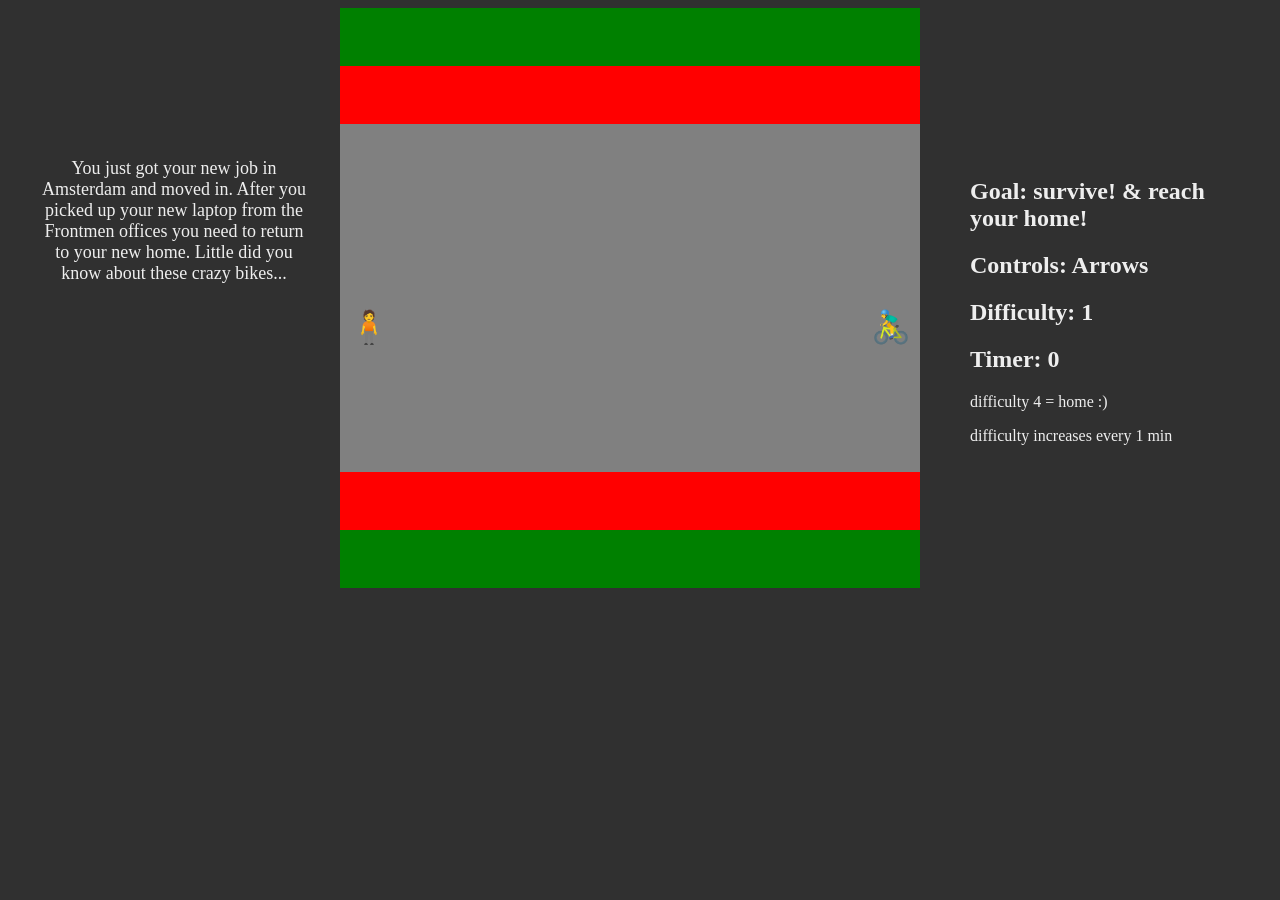
<file: content/games/Avoid_The_Bikes/avoid-the-bikes.html>
<!DOCTYPE html>
<html lang="en">
<head>
    <!-- Meta tags added due to entries.js deprecation on July 8th, 2025 -->
    <meta name="viewport" content="width=device-width, initial-scale=1.0">
    <meta name="description" content="You just got your new job in Amsterdam and moved in. After you picked up your new laptop from the Frontmen offices you need to return to your new home. Little did you know about these crazy bikes...">
    <meta name="github" content="giannissmirnios">
    <meta name="compatible-browsers" content="Chrome Desktop, Firefox Desktop, Safari Desktop, Edge Chromium Desktop">
    <meta charset="UTF-8">
    <meta name="author" content="Ioannis Smyrnios - Frontmen">
    <title>Amsterdam: avoid the bikes & return home!</title>
    <style>
        body {
            background-color: rgb(48, 48, 48);
            color: rgb(238, 238, 238);
        }
        #panel {
            width: 600px;
            height: 600px;
            margin: 0 auto;
            font-size: xx-large;
            flex: 600px
        }
        #panel> table td {
            height: 56px;
            width: 56px;
            text-align: center;
            vertical-align: middle;
        }
        table {
            border-collapse:collapse;
        }
        #container {
            display: flex
        }
        #desc {
            flex: 200px;
            text-align: center;
            padding: 30px;
            padding-top: 150px;
            font-size: large;
        }
        #stats {
            flex: 200px;
            padding: 30px;
            padding-top: 150px;
        }
    </style>
</head>
<body>
    <div id="container">
        <div id="desc">
            You just got your new job in Amsterdam and moved in. After you picked up your new laptop from the Frontmen offices you need to 
            return to your new home. Little did you know about these crazy bikes...
        </div>
        <div id="game">
            <div id="panel">
                <table><tbody><tr><td></td><td></td><td></td><td></td><td></td><td></td><td></td><td></td><td></td><td></td></tr><tr><td></td><td></td><td></td><td></td><td></td><td></td><td></td><td></td><td></td><td></td></tr><tr><td></td><td></td><td></td><td></td><td></td><td></td><td></td><td></td><td></td><td></td></tr><tr><td></td><td></td><td></td><td></td><td></td><td></td><td></td><td></td><td></td><td></td></tr><tr><td></td><td></td><td></td><td></td><td></td><td></td><td></td><td></td><td></td><td></td></tr><tr><td></td><td></td><td></td><td></td><td></td><td></td><td></td><td></td><td></td><td></td></tr><tr><td></td><td></td><td></td><td></td><td></td><td></td><td></td><td></td><td></td><td></td></tr><tr><td></td><td></td><td></td><td></td><td></td><td></td><td></td><td></td><td></td><td></td></tr><tr><td></td><td></td><td></td><td></td><td></td><td></td><td></td><td></td><td></td><td></td></tr><tr><td></td><td></td><td></td><td></td><td></td><td></td><td></td><td></td><td></td><td></td></tr></tbody></table>
            </div>
        </div>
        <div id="stats">

            <h2>Goal: survive! & reach your home!</h2>
            <h2>Controls: Arrows</h2>
            <h2>Difficulty: <span id="difficulty">0</span></h2>
            <h2>Timer: <span id="timer">0</span></h2>
            <p>difficulty 4 = home :)</p>
            <p>difficulty increases every 1 min</p>
            <br/>
        </div>
    </div>
    <script>
        const game = [...new Array(10)].map(elem => new Array(10));
        let difficulty = 1;
        let timer = 180;

        // game set-up
        for (i = 0; i < 10; i++) {
            for (j = 0; j < 10; j++) {
                if(i === 0 || i === 9){
                    game[i][j] = {
                        occupied: false,
                        background: 'green'
                    }
                } else if(i === 1 || i === 8){
                    game[i][j] = {
                        occupied: false,
                        background: 'red'
                    }
                } else {
                    game[i][j] = {
                        occupied: false,
                        background: 'gray'
                    }
                }
            }
        }
        game[5][0].content = "🧍";
        game[5][0].player = true;

        
        game[5][9].content = "🚴‍♂️";
        game[5][9].occupied = true;

        // paint
        paintAll();

        function paintAll() {
            let rows = document.querySelector('tbody').querySelectorAll('tr');
            for (i = 0; i < 10; i++) {
                for (j = 0; j < 10; j++) {
                    rows[i].cells[j].style.backgroundColor = game[i][j].background;
                    rows[i].cells[j].innerHTML = game[i][j].content ? game[i][j].content :"";
                    // check for defeat
                    if(game[i][j].player && game[i][j].occupied){
                        rows[i].cells[j].innerHTML = "💥";
                        setTimeout(() => { 
                            clearInterval(timerId);
                            alert("Collision! Hope you have life insurance!"); 
                        });
                    }
                    // check for victory
                    if(game[i][j].player && game[i][j].home){
                        setTimeout(() => { 
                            clearInterval(timerId);
                            alert("Home sweet home!");
                        });
                    }
                }
            }

        }


        // move player
        function movePlayer(key){
            switch (key) {
                case "ArrowLeft":
                    for (i = 0; i < 10; i++) {
                        for (j = 0; j < 10; j++) {
                            if(game[i][j].player){
                                if(j !== 0){
                                    game[i][j].content = "";
                                    game[i][j].player = false;
                                    game[i][j-1].content = "🧍";
                                    game[i][j-1].player = true;
                                    paintAll();
                                    return;
                                }
                            }
                        }
                    }
                break;
                case "ArrowRight":
                    for (i = 0; i < 10; i++) {
                        for (j = 0; j < 10; j++) {
                            if(game[i][j].player){
                                if(j !== 9){
                                    game[i][j].content = "";
                                    game[i][j].player = false;
                                    game[i][j+1].content = "🧍";
                                    game[i][j+1].player = true;
                                    paintAll();
                                    return;
                                }
                            }
                        }
                    }
                break;
                case "ArrowUp":
                    for (i = 0; i < 10; i++) {
                        for (j = 0; j < 10; j++) {
                            if(game[i][j].player){
                                if(i !== 0){
                                    game[i][j].content = "";
                                    game[i][j].player = false;
                                    game[i-1][j].content = "🧍";
                                    game[i-1][j].player = true;
                                    paintAll();
                                    return;
                                }
                            }
                        }
                    }
                break;
                case "ArrowDown":
                    for (i = 0; i < 10; i++) {
                        for (j = 0; j < 10; j++) {
                            if(game[i][j].player){
                                if(i !== 9){
                                    game[i][j].content = "";
                                    game[i][j].player = false;
                                    game[i+1][j].content = "🧍";
                                    game[i+1][j].player = true;
                                    paintAll();
                                    return;
                                }
                            }
                        }
                    }
                break;
            }
        }
        document.addEventListener("keydown", function(event) {
            event.preventDefault();
            const key = event.key;
            movePlayer(key);
        });

        function generateLastColumn(){
            for (i = 0; i < 10; i++) {

                if(difficulty < 4 ){
                    if(i === 0 || i === 9){
                        const treeGen = Math.floor(Math.random() * 50); 
                        const treeGenCheck = treeGen < difficulty * 5;

                        game[i][9] = {
                            occupied: treeGenCheck,
                            background: 'green',
                            content: treeGenCheck ? "🌲" : ""
                        }
                    } else if(i === 1 || i === 8){

                        const bikeGen = Math.floor(Math.random() * 50); 
                        const bikeGenCheck = bikeGen < difficulty * 5;
                        const bike = bikeGen % 2 === 1 ? "🚴‍♂️" : "🚴‍♀️";

                        game[i][9] = {
                            occupied: bikeGenCheck,
                            background: 'red',
                            content: bikeGenCheck ? bike : ""
                        }
                    } else {
                        const bikeGen = Math.floor(Math.random() * 90); 
                        const bikeGenCheck = bikeGen < difficulty * 6;
                        let bike = bikeGen % 2 === 1 ? "🚴‍♂️" : "🚴‍♀️";
                        if(5 < bikeGen && bikeGen < 10){
                            bike = "🚗"
                        }
                        if(bikeGen === 10){
                            bike = "🚒"
                        }
                        if(bikeGen === 11){
                            bike = "🏍️"
                        }
                        if(bikeGen === 12){
                            bike = "🚌"
                        }
                        if(bikeGen === 13){
                            bike = "🚐"
                        }
                        if(bikeGen === 14){
                            bike = "🛸"
                        }

                        game[i][9] = {
                            occupied: bikeGenCheck,
                            background: 'gray',
                            content: bikeGenCheck ? bike : ""
                        }
                    }
                } else {
                    game[i][9] = {
                        occupied: false,
                        background: 'gray',
                        content: "🏡",
                        home: true
                    }

                }

                
            }
        }

        function updateTimer(){

            timer = timer - 0.5;
            if(Number.isInteger(timer) ){
                document.querySelector('#timer').innerHTML = timer;
            }
        }


        // move stage
        // repeat with the interval of 1 second
        let timerId;
        setTimeout(()  =>
            {
            timerId = setInterval(() => {
                let playerSet = false;
                for (i = 0; i < 10; i++) {
                    for (j = 0; j < 9; j++) {
                        if(game[i][j].player && !playerSet){
                            game[i][j].content = "";
                            game[i][j].player = false;
                            game[i][j+1].content = "🧍";
                            game[i][j+1].player = true;
                            playerSet = true;
                        }
                        game[i][j] = game[i][j+1];
                    }
                }
                generateLastColumn();

                paintAll();
                updateTimer();
            }, 500);

            
            document.querySelector('#difficulty').innerHTML = difficulty;
            let timerDiffId = setInterval(() => {
                if(difficulty<4){
                    difficulty++;
                    document.querySelector('#difficulty').innerHTML = difficulty;
                }
            }, 60000);
        }, 1000);

        // after 5000 seconds stop
        setTimeout(() => { clearInterval(timerId); alert('stop'); }, 5000000);
    </script>

</body>
</html>
</file>
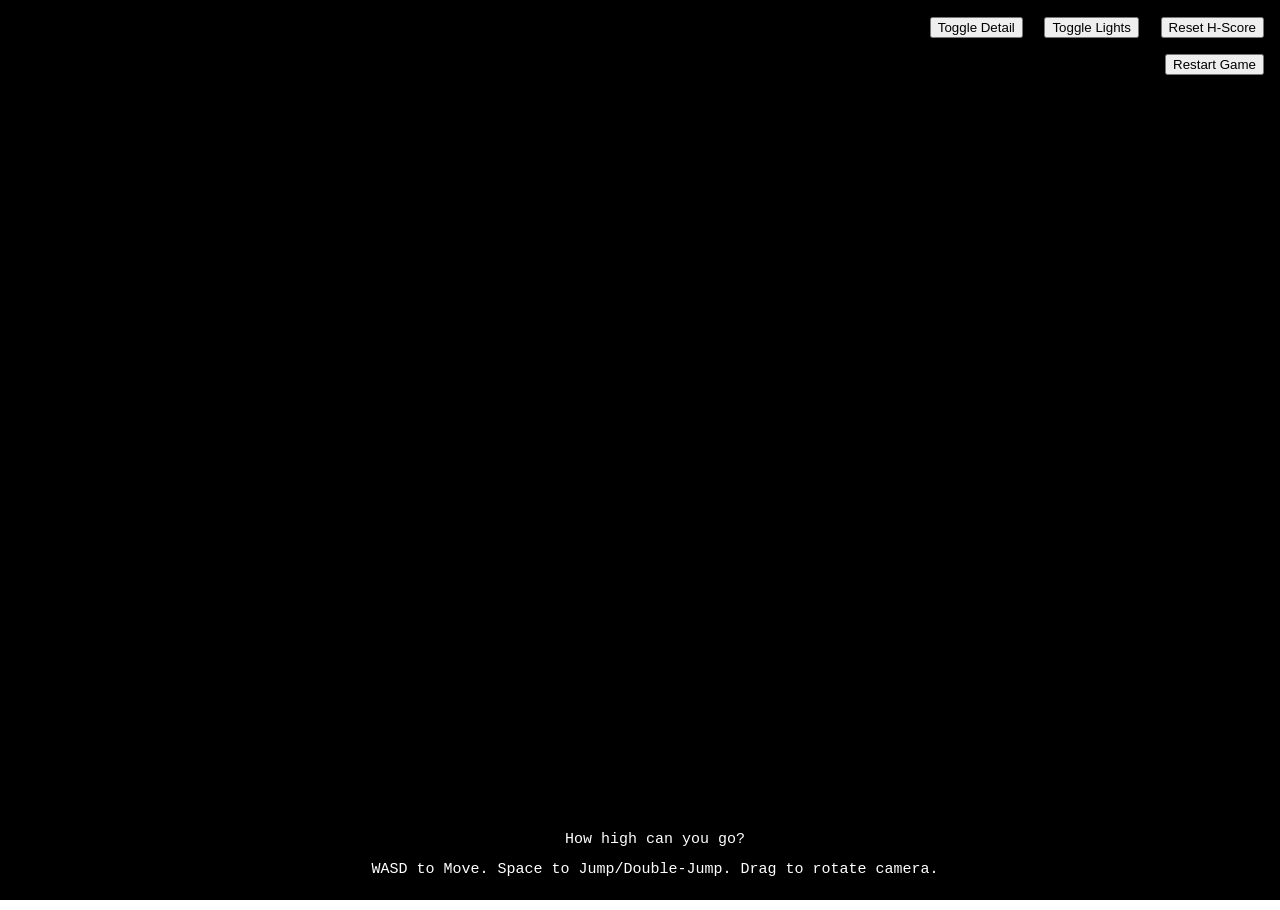
<file: content/games/balljumper/p4.html>
<!doctype html> 
<html>
<html>
  <head>
    <meta charset="UTF-8">
    <title>balljumper</title>
    <style>
      body { margin: 0; } canvas { width: 100%;
      height: 100% }
    </style>
    <link href="style.css" rel="stylesheet">
  </head>
  <body>
    <div id="maincontent">
		<div id="info">
			How high can you go? <br/>
			WASD to Move. Space to Jump/Double-Jump. Drag to rotate camera.
		</div>	
		<div id="stats">
            <li><p id="current">Current Height</p></li>
            <li><p id="highest">Best Height</p></li>
            <li><p id="fps">FPS</p></li>
		</div>
    <div class="topright">
        <input type="button" value="Toggle Detail" id="snow">
        <input type="button" value="Toggle Lights" id="light">
        <input type="button" value="Reset H-Score" id="resetHS">
    </div>
    <div class="toplowerright">
        <input type="button" value="Restart Game" id="restart">
    </div>
    <div class="top"><p id="cheats">CHEATS ENABLED</p></div>

	    <script src="js/three.js"></script>
	    <script src="js/OBJLoader.js"></script>
	    <script src="js/SourceLoader.js"></script>
	    <script src="js/OrbitControls.js"></script>
	    <script src="js/Stats.js"></script>
	    <script src="js/KeyboardState.js"></script> <!-- By Jerome Etienne: http://jetienne.com/ -->

	    <script src="PlayerMesh.js"></script>
	    <script src="PlatformMesh.js"></script>
	    <script src="ParticleMesh.js"></script>
	   
		<script src="p4.js"></script>
    </div>
</body>
</html>
</file>
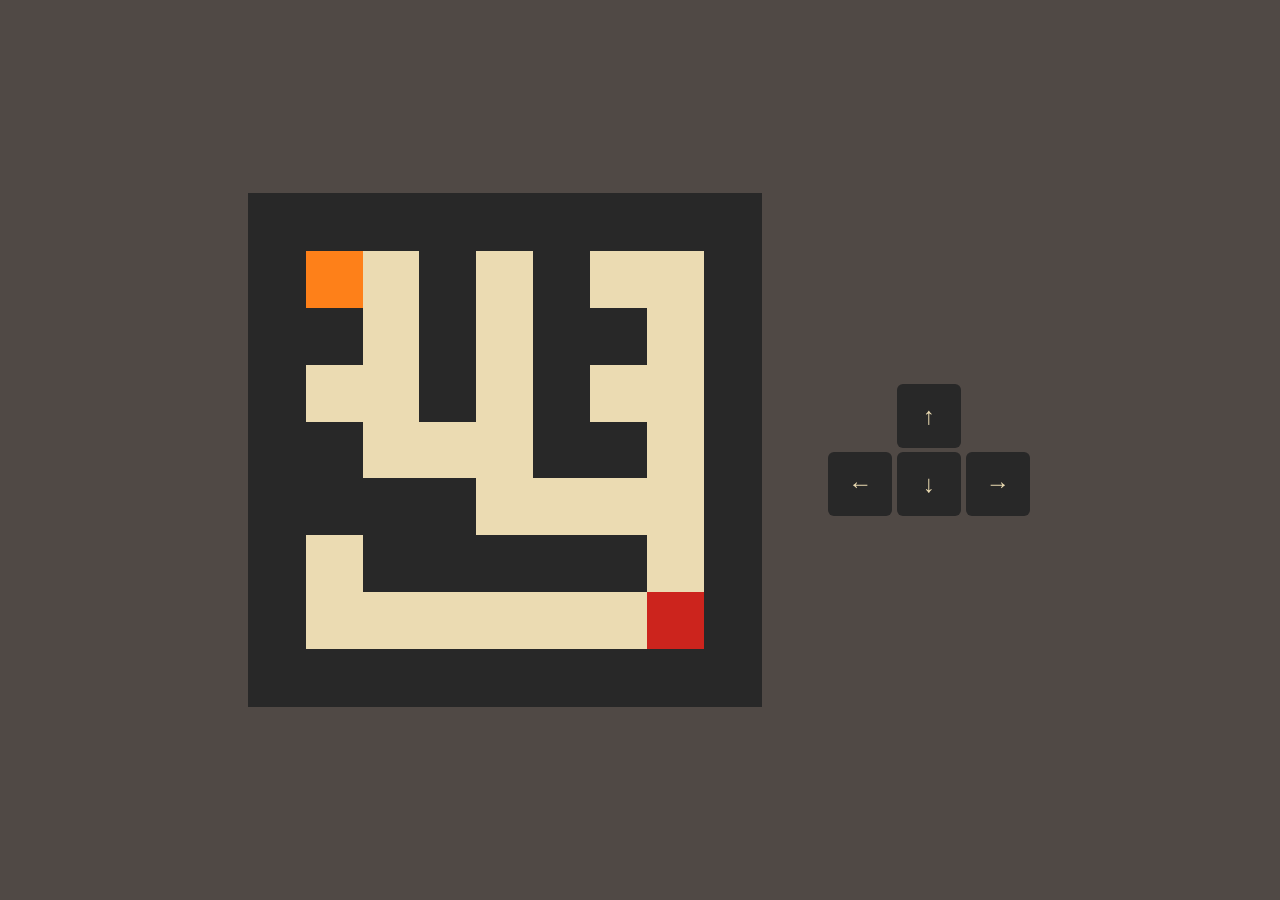
<file: content/games/PrimsMaze/PrimsMaze.html>
<!DOCTYPE html>
<html>
    <head>
        <title>Prim's Maze</title>
        <meta name="viewport" content="width=device-width, initial-scale=1">
        <meta name="description" content="A maze randomly generated using Prim's Algorithm.">
        <meta name="author" content="Inparsian">
        <meta name="github" content="inparsian">

        <style>
            body {
                background: #504945;
                color: #ebdbb2;
                display: flex;
                flex-direction: row-reverse;
                flex-wrap: wrap;
                justify-content: center;
                align-items: center;
                width: 100vw;
                height: 100vh;
                gap: 4rem;
                margin: 0;
            }

            div#maze {
                display: grid;
                grid-gap: 0px;
                border: 1px solid #282828;
                width: 512px;
                height: 512px;
                animation: appear 1s cubic-bezier(0.5, 0, 0, 1);
            }

            @media (max-width: 768px) {
                div#maze {
                    width: 320px;
                    height: 320px;
                }
            }

            @media (max-width: 340px) {
                div#maze {
                    width: 214px;
                    height: 214px;
                }
            }

            @keyframes appear {
                from {
                    opacity: 0;
                    transform: translateY(2rem);
                }

                to {
                    opacity: 1;
                    transform: translateY(0);
                }
            }

            div#maze > div#maze_cell.wall {
                background-color: #282828;
            }

            div#maze > div#maze_cell.path {
                background-color: #ebdbb2;
            }

            div#maze > div#maze_cell.unvisited {
                background-color: #458588;
            }

            div#maze > div#maze_cell.start {
                background-color: #98971a;
            }

            div#maze > div#maze_cell.end {
                background-color: #cc241d;
            }

            div#maze > div#maze_cell > div#maze_player {
                width: 100%;
                height: 100%;
                background-color: #fe8019;
            }

            div#maze_controls {
                display: grid;
                grid-template-columns: repeat(3, 1fr);
            }

            div#maze_controls > button:first-child {
                grid-column: 2;
            }

            div#maze_controls > button:nth-child(2) {
                grid-column: 1;
            }

            div#maze_controls > button {
                margin: 0.1em;
                padding: 0.5em;
                width: 64px;
                height: 64px;
                font-size: 1.5em;
                background-color: #282828;
                color: #ebdbb2;
                border: none;
                border-radius: 0.25em;
                cursor: pointer;
                transition: background-color 0.1s ease-out;
            }

            div#maze_controls > button:hover {
                background-color: #3c3836;
            }

            div#maze_controls > button:active {
                background-color: #504945;
            }
        </style>
    </head>

    <body>
        <div id="maze_controls">
            <button onclick="movePlayer(0)">↑</button>
            <button onclick="movePlayer(2)">←</button>
            <button onclick="movePlayer(1)">↓</button>
            <button onclick="movePlayer(3)">→</button>
        </div>

        <div id="maze"></div>

        <script type="text/javascript">
            const Cell = {
                WALL: 0,
                PATH: 1,
                UNVISITED: 2,
                START: 3,
                END: 4
            }

            const Direction = {
                UP: 0,
                DOWN: 1,
                LEFT: 2,
                RIGHT: 3
            }

            let width = 9, height = 9;
            const maze = [];

            const getSurroundingCells = (randomWall) => {
                let surroundingCells = 0;

                if(maze[randomWall[0] - 1][randomWall[1]] == Cell.PATH) surroundingCells++;
                if(maze[randomWall[0] + 1][randomWall[1]] == Cell.PATH) surroundingCells++;
                if(maze[randomWall[0]][randomWall[1] - 1] == Cell.PATH) surroundingCells++;
                if(maze[randomWall[0]][randomWall[1] + 1] == Cell.PATH) surroundingCells++;

                return surroundingCells;
            }

            const generateMaze = () => {
                for(let x = 0; x < width; x++) {
                    maze[x] = [];

                    for(let y = 0; y < height; y++) {
                        maze[x].push(Cell.UNVISITED);
                    }
                }

                const startX = Math.max(Math.min(1, Math.floor(Math.random() * width)), width - 2),
                    startY = Math.max(Math.min(1, Math.floor(Math.random() * height)), height - 2);

                maze[startY][startX] = Cell.PATH;
                
                const walls = [
                    [startY - 1, startX],
                    [startY + 1, startX],
                    [startY, startX - 1],
                    [startY, startX + 1]
                ];

                for(let i = 0; i < walls.length; i++) {
                    const x = walls[i][0], y = walls[i][1];

                    maze[x][y] = Cell.WALL;
                }

                while(walls.length > 0) {
                    const randomWall = walls[Math.floor(Math.random() * (walls.length - 1))];
                    
                    const pushWall = (x, y) => {
                        if(maze[x][y] != Cell.PATH) {
                            maze[x][y] = Cell.WALL;
                            walls.push([x, y]);
                        }
                    }

                    const deleteWall = () => {
                        for(let i = 0; i < walls.length; i++)
                            if(walls[i][0] == randomWall[0] && walls[i][1] == randomWall[1])
                                walls.splice(i, 1);
                    }

                    if (randomWall[1] != 0) {
                        if(maze[randomWall[0]][randomWall[1]-1] == Cell.UNVISITED && maze[randomWall[0]][randomWall[1]+1] == Cell.PATH) {
                            const surroundingCells = getSurroundingCells(randomWall);
                        
                            if(surroundingCells < 2) {
                                maze[randomWall[0]][randomWall[1]] = Cell.PATH;
                            
                                if(randomWall[0] != 0) {
                                    const x = randomWall[0] - 1, y = randomWall[1];
                                    pushWall(x, y);
                                }
                            
                                if(randomWall[0] != height - 1) {
                                    const x = randomWall[0] + 1, y = randomWall[1];
                                    pushWall(x, y);
                                }
                            
                                if(randomWall[1] != 0) {
                                    const x = randomWall[0], y = randomWall[1] - 1;
                                    pushWall(x, y);
                                }
                            }
                        }
                    }

                    if (randomWall[0] != 0) {
                        if (maze[randomWall[0] - 1][randomWall[1]] == Cell.UNVISITED && maze[randomWall[0] + 1][randomWall[1]] == Cell.PATH) {
                            const surroundingCells = getSurroundingCells(randomWall);
                        
                            if (surroundingCells < 2) {
                                maze[randomWall[0]][randomWall[1]] = Cell.PATH;
                            
                                if (randomWall[0] != 0) {
                                    const x = randomWall[0] - 1, y = randomWall[1];
                                    pushWall(x, y);
                                }
                            
                                if (randomWall[1] != 0) {
                                    const x = randomWall[0], y = randomWall[1] - 1;
                                    pushWall(x, y);
                                }
                            
                                if (randomWall[1] != width - 1) {
                                    const x = randomWall[0], y = randomWall[1] + 1;
                                    pushWall(x, y);
                                }
                            }

                            deleteWall();

                            continue;
                        }
                    }

                    if (randomWall[0] != height - 1) {
                        if(maze[randomWall[0]+1][randomWall[1]] == Cell.UNVISITED && maze[randomWall[0]-1][randomWall[1]] == Cell.PATH) {
                            const surroundingCells = getSurroundingCells(randomWall);
                        
                            if(surroundingCells < 2) {
                                maze[randomWall[0]][randomWall[1]] = Cell.PATH;
                            
                                if(randomWall[0] != height - 1) {
                                    const x = randomWall[0] + 1, y = randomWall[1];
                                    pushWall(x, y);
                                }
                            
                                if(randomWall[1] != 0) {
                                    const x = randomWall[0], y = randomWall[1] - 1;
                                    pushWall(x, y);
                                }
                            
                                if(randomWall[1] != width - 1) {
                                    const x = randomWall[0], y = randomWall[1] + 1;
                                    pushWall(x, y);
                                }
                            }
                        
                            deleteWall();
                        
                            continue;
                        }
                    }

                    if (randomWall[1] != width - 1) {
                        if (maze[randomWall[0]][randomWall[1]+1] == Cell.UNVISITED && maze[randomWall[0]][randomWall[1]-1] == Cell.PATH) {
                            const surroundingCells = getSurroundingCells(randomWall);
                        
                            if (surroundingCells < 2) {
                                maze[randomWall[0]][randomWall[1]] = Cell.PATH;
                            
                                if (randomWall[1] != width - 1) {
                                    const x = randomWall[0], y = randomWall[1] + 1;
                                    pushWall(x, y);
                                }
                            
                                if (randomWall[0] != height - 1) {
                                    const x = randomWall[0] + 1, y = randomWall[1];
                                    pushWall(x, y);
                                }
                            
                                if (randomWall[0] != 0) {
                                    const x = randomWall[0] - 1, y = randomWall[1];
                                    pushWall(x, y);
                                }
                            }
                        
                            deleteWall();
                        
                            continue;
                        }
                    }

                    deleteWall();
                }

                for(let x = 0; x < width; x++) {
                    for(let y = 0; y < height; y++) {
                        if(maze[x][y] == Cell.UNVISITED) 
                            maze[x][y] = Cell.WALL;
                    }
                }
            
                for(let i = 0; i < width; i++) {
                    if(maze[1][i] == Cell.PATH) {
                        maze[1][i] = Cell.START;
                        break;
                    }
                }
            
                for(let i = width - 1; i > 0; i--) {
                    if(maze[height - 2][i] == Cell.PATH) {
                        maze[height - 2][i] = Cell.END;
                        break;
                    }
                }
            }

            const refreshMazeDisplay = () => {
                const mazeElement = document.getElementById('maze');

                mazeElement.innerHTML = '';
                mazeElement.style.gridTemplateColumns = `repeat(${width}, 1fr)`;
                mazeElement.style.gridTemplateRows = `repeat(${height}, 1fr)`;

                for(let x = 0; x < width; x++) {
                    for(let y = 0; y < height; y++) {
                        const cell = maze[x][y];
                        const cellElement = document.createElement('div');

                        cellElement.id = `maze_cell`;

                        switch(cell) {
                            case Cell.WALL:
                                cellElement.classList.add('wall');
                                break;

                            case Cell.PATH:
                                cellElement.classList.add('path');
                                break;

                            default:
                            case Cell.UNVISITED:
                                cellElement.classList.add('unvisited');
                                break;

                            case Cell.START:
                                cellElement.classList.add('start');
                                break;

                            case Cell.END:
                                cellElement.classList.add('end');
                                break;
                        }

                        mazeElement.appendChild(cellElement);
                    }
                }

                const player = document.createElement('div');
                player.id = 'maze_player';

                mazeElement.getElementsByClassName('start')[0].appendChild(player);
            };

            const movePlayer = (direction) => {
                const player = document.getElementById('maze_player');
                let playerCell = player.parentElement,
                    newCell = null;

                if(playerCell.classList.contains('end')) 
                    return;

                switch(direction) {
                    case Direction.UP:
                        for(let i = 0; i < height; i++) {
                            playerCell = playerCell.previousElementSibling;
                        }

                        newCell = playerCell;

                        break;

                    case Direction.DOWN:
                        for(let i = 0; i < height; i++) {
                            playerCell = playerCell.nextElementSibling;
                        }

                        newCell = playerCell;

                        break;

                    case Direction.LEFT:
                        newCell = playerCell.previousElementSibling;
                        break;

                    case Direction.RIGHT:
                        newCell = playerCell.nextElementSibling;
                        break;
                }

                if(!newCell || newCell.classList.contains('wall')) 
                    return;

                newCell.appendChild(player);

                if(newCell.classList.contains('end')) {
                    setTimeout(() => {
                        width += 2;
                        height += 2;

                        generateMaze();
                        refreshMazeDisplay();
                    }, 1000);
                }
            }

            document.addEventListener('keydown', (event) => {
                switch(event.key) {
                    case 'ArrowUp':
                        event.preventDefault();
                        movePlayer(Direction.UP);
                        break;

                    case 'ArrowDown':
                        event.preventDefault();
                        movePlayer(Direction.DOWN);
                        break;

                    case 'ArrowLeft':
                        event.preventDefault();
                        movePlayer(Direction.LEFT);
                        break;

                    case 'ArrowRight':
                        event.preventDefault();
                        movePlayer(Direction.RIGHT);
                        break;
                }
            });

            generateMaze();
            refreshMazeDisplay();
        </script>
    </body>
</html>
</file>
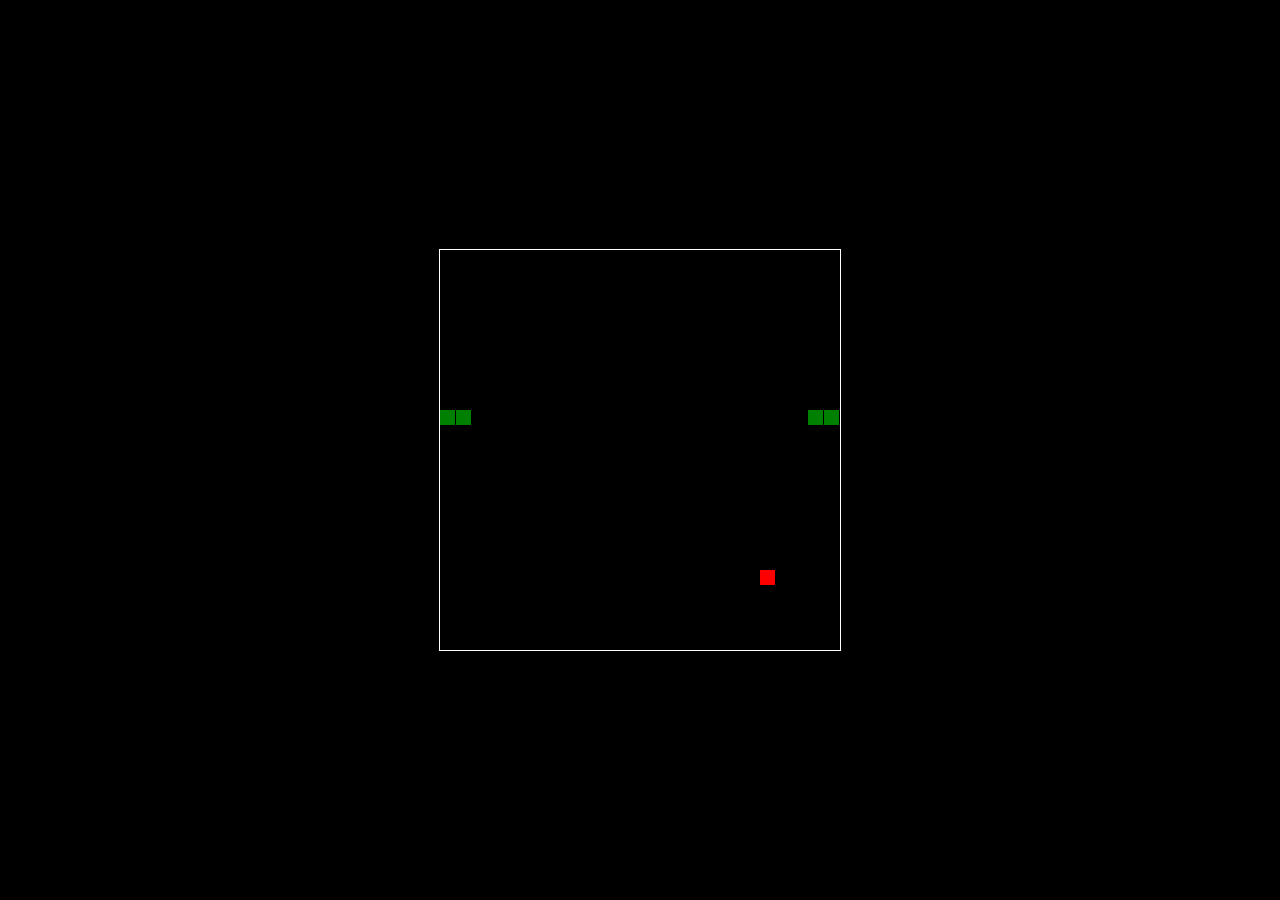
<file: content/games/SnakeGame/Snakegame.html>
<!DOCTYPE html>
<html>
<head>
    <!-- Meta tags added due to entries.js deprecation on July 8th, 2025 -->
    <meta name="viewport" content="width=device-width, initial-scale=1.0">
    <meta name="description" content="My first submission to the One HTML Page Challenge.It is a simple snake game using html, css and javascript.">
    <meta name="author" content="Kuljeet Singh (Kuljeet-123)">
    <meta name="github" content="Kuljeet-123">
  <title></title>
  <style>
  html, body {
    height: 100%;
    margin: 0;
  }

  body {
    background: black;
    display: flex;
    align-items: center;
    justify-content: center;
  }
  canvas {
    border: 1px solid white;
  }
  </style>
</head>
<body>
<canvas width="400" height="400" id="game"></canvas>
<script>
var canvas = document.getElementById('game');
var context = canvas.getContext('2d');

var grid = 16;
var count = 0;
  
var snake = {
  x: 160,
  y: 160,
  
  // snake velocity. moves one grid length every frame in either the x or y direction
  dx: grid,
  dy: 0,
  
  // keep track of all grids the snake body occupies
  cells: [],
  
  maxCells: 4
};
var apple = {
  x: 320,
  y: 320
};

function getRandomInt(min, max) {
  return Math.floor(Math.random() * (max - min)) + min;
}

function loop() {
  requestAnimationFrame(loop);

  if (++count < 4) {
    return;
  }

  count = 0;
  context.clearRect(0,0,canvas.width,canvas.height);

  snake.x += snake.dx;
  snake.y += snake.dy;

  if (snake.x < 0) {
    snake.x = canvas.width - grid;
  }
  else if (snake.x >= canvas.width) {
    snake.x = 0;
  }
  
  if (snake.y < 0) {
    snake.y = canvas.height - grid;
  }
  else if (snake.y >= canvas.height) {
    snake.y = 0;
  }

  snake.cells.unshift({x: snake.x, y: snake.y});

  if (snake.cells.length > snake.maxCells) {
    snake.cells.pop();
  }

  // draw apple
  context.fillStyle = 'red';
  context.fillRect(apple.x, apple.y, grid-1, grid-1);

  context.fillStyle = 'green';
  snake.cells.forEach(function(cell, index) {
    
    context.fillRect(cell.x, cell.y, grid-1, grid-1);  

    if (cell.x === apple.x && cell.y === apple.y) {
      snake.maxCells++;
 
      apple.x = getRandomInt(0, 25) * grid;
      apple.y = getRandomInt(0, 25) * grid;
    }

    for (var i = index + 1; i < snake.cells.length; i++) {
      
      if (cell.x === snake.cells[i].x && cell.y === snake.cells[i].y) {
        snake.x = 160;
        snake.y = 160;
        snake.cells = [];
        snake.maxCells = 4;
        snake.dx = grid;
        snake.dy = 0;

        apple.x = getRandomInt(0, 25) * grid;
        apple.y = getRandomInt(0, 25) * grid;
      }
    }
  });
}

// listen to keyboard events to move the snake
document.addEventListener('keydown', function(e) {
  // prevent snake from backtracking on itself by checking that it's 
  // not already moving on the same axis (pressing left while moving
  // left won't do anything, and pressing right while moving left
  // shouldn't let you collide with your own body)
  
  // left arrow key
  if (e.which === 37 && snake.dx === 0) {
    snake.dx = -grid;
    snake.dy = 0;
  }
  // up arrow key
  else if (e.which === 38 && snake.dy === 0) {
    snake.dy = -grid;
    snake.dx = 0;
  }
  // right arrow key
  else if (e.which === 39 && snake.dx === 0) {
    snake.dx = grid;
    snake.dy = 0;
  }
  // down arrow key
  else if (e.which === 40 && snake.dy === 0) {
    snake.dy = grid;
    snake.dx = 0;
  }
});

// start the game
requestAnimationFrame(loop);
</script>
</body>
</html>
</file>
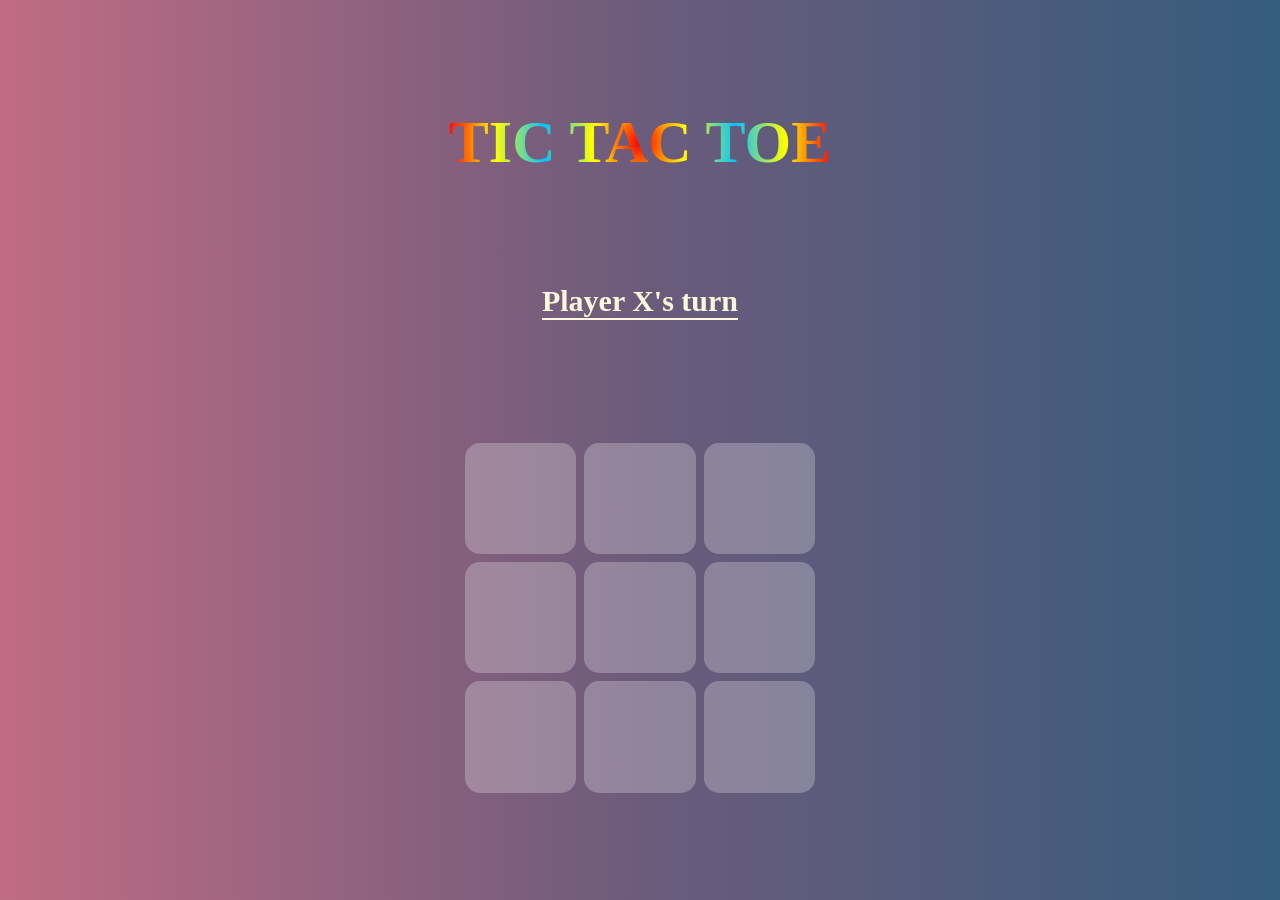
<file: content/games/Tic_Tac_Toe/tic-tac-toe.html>
<!DOCTYPE html>
<html lang="en">
<head>
    <!-- Meta tags added due to entries.js deprecation on July 8th, 2025 -->
    <meta name="description" content="It is just a simple tic tac toe game!">
    <meta name="author" content="Sumandeep Kaur">
    <meta name="github" content="Sumandeep-Kaur">
    <meta charset="UTF-8">
    <meta http-equiv="X-UA-Compatible" content="IE=edge">
    <meta name="viewport" content="width=device-width, initial-scale=1.0">
    <title>Tic-Tac-Toe Game</title>
    <style>
        * {
            margin: 0;
            padding: 0;
            box-sizing: border-box;
        } 
        body {
            height: 100vh;
            width: 100vw;
            display: flex;
            flex-direction: column;
            justify-content: space-evenly;
            align-items: center;
            background: #355C7D;  
            background: -webkit-linear-gradient(to right, #C06C84, #6C5B7B, #355C7D);  
            background: linear-gradient(to right, #C06C84, #6C5B7B, #355C7D); 
        }
        h1 {
            font-size: 60px;
            font-weight: bold;
            color: white;
            background: #FF0000;
            background: -webkit-radial-gradient(circle farthest-corner at center center, #FF0000 0%, #FFFF00 25%, #05C1FF 50%, #FFFF00 75%, #FF0000 100%);
            background: -moz-radial-gradient(circle farthest-corner at center center, #FF0000 0%, #FFFF00 25%, #05C1FF 50%, #FFFF00 75%, #FF0000 100%);
            background: radial-gradient(circle farthest-corner at center center, #FF0000 0%, #FFFF00 25%, #05C1FF 50%, #FFFF00 75%, #FF0000 100%);
            -webkit-background-clip: text;
            -webkit-text-fill-color: transparent;
        }
        .turns {
            font-size: 30px;
            font-weight: bold;
            font-family: cursive;
            margin-bottom: 15px;
        }
        .turns.x {
            color: cornsilk;
            border-bottom: 2px solid cornsilk;
        }
        .turns.o {
            color: paleturquoise;
            border-bottom: 2px solid paleturquoise;
        }
        .board {
            width: 350px;
            height: 350px;
            display: grid;
            grid-template-columns: repeat(3, 1fr);
            grid-gap: 8px;
            cursor: pointer;
        }
        .cell {
            font-size: 60px;
            font-family: cursive;
            border-radius: 15px;
            background-color: rgba(255, 255, 255, 0.25);
            display: flex;
            justify-content: center;
            align-items: center;
        }
        .cell:hover {
            background-color: rgba(255, 255, 255, 0.5);
            border-left: 2px solid rgba(255, 255, 255, 0.8);
            border-right: 2px solid rgba(255, 255, 255, 0.8);
            box-shadow: 15px 15px 40px -6px rgba(0, 0, 0, 0.2);
        }
        .cell.x {
            color: cornsilk;
            cursor: not-allowed;
        }
        .cell.o {
            color: paleturquoise;
            cursor: not-allowed;
        }
        .board.x .cell:not(.x):not(.o),
        .board.o .cell:not(.x):not(.o) {
            text-indent: -9999px;
            overflow: hidden;
        }
        .board.x .cell:not(.x):not(.o):hover,
        .board.o .cell:not(.x):not(.o):hover {
            text-indent: 0px;
            color: rgba(129, 129, 129, 0.3);
        }
        .finish {
            height: 100vh;
            width: 100vw;
            display: flex;
            justify-content: center;
            align-items: center;
            position: absolute;
            background: rgba(255, 255, 255, 0.4);
            backdrop-filter: blur(5px);
            -webkit-backdrop-filter: blur(5px); 
            display: none;
        }
        .message {
            display: flex;
            justify-content: center;
            align-items: center;
            flex-direction: column;
            font-size: 30px;
            width: 400px;
            height: 200px;
            border-radius: 30px;
            background-color: linen;
            box-shadow: 6px 7px 42px 0px rgba(0, 0, 0, 0.9);
            font-weight: bold;
            text-shadow: 1px 1px 3px rgba(82, 80, 80, 0.473);
        }
        .message .text{
            color: maroon;
            font-family: cursive;
        }
        .message button {
            color: rgb(141, 41, 41);
            margin-top: 30px;
            padding: 10px 12px;
            font-size: 20px;
            font-weight: bold;
            border-radius: 10px;
            cursor: pointer;
        }
        .finish button {
            background: -webkit-linear-gradient(100deg, #fff6b7 10%, #f6416c 150%);
            box-shadow: 1px 1px 5px 2px rgba(128, 128, 128, 0.596);
            border: none;
        }
        .finish button:active {
            transform: scale(0.8);
        }
    </style>
</head>
<body>
    <h1>TIC TAC TOE</h1>
    <div class="turns x">Player X's turn</div>
    <div class="board x">
      <div class="cell">X</div>
      <div class="cell">X</div>
      <div class="cell">X</div>
      <div class="cell">X</div>
      <div class="cell">X</div>
      <div class="cell">X</div>
      <div class="cell">X</div>
      <div class="cell">X</div>
      <div class="cell">X</div>
    </div>
    <div class="finish">
      <div class="message">
        <span class="text"></span>
        <button id="restart">Play Again</button>
      </div>
    </div>
    <script>
        var currTurn = "x";
        var board = document.querySelector(".board");
        var text = document.querySelector(".text");
        var turns = document.querySelector(".turns");
        var cells = document.querySelectorAll(".cell");
        var restart = document.getElementById("restart");

        const winCombs = [
        [0, 1, 2],
        [3, 4, 5],
        [6, 7, 8],
        [0, 3, 6],
        [1, 4, 7],
        [2, 5, 8],
        [0, 4, 8],
        [2, 4, 6],
        ];

        cells.forEach((element) => {
        element.addEventListener("click", doThis, { once: true }); 
        });

        restart.addEventListener("click", (e) => {
        location.reload();
        return false;
        });

        function doThis(e) {
        markTheCell(e.target);
        if (isCurrWinner()) {
            gameOver(false);
        } else if (isDraw()) {
            gameOver(true);
        } else {
            changeTurn();
            changeBoard();
        }
        }

        function markTheCell(element) {
        if (currTurn == "x") {
            element.innerHTML = "X";
            element.classList.add("x");
        } else {
            element.innerHTML = "O";
            element.classList.add("o");
        }
        }

        function isCurrWinner() {
        return winCombs.some((currComb) => {
            return currComb.every((cellIndex) => {
            return cells[cellIndex].classList.contains(currTurn);
            });
        });
        }

        function isDraw() {
        return [...cells].every((cell) => {
            return cell.classList.contains("x") || cell.classList.contains("o");
        });
        }

        function gameOver(draw) {
        if (draw) {
            text.innerText = "Draw!";
        } else {
            text.innerText = "Player " + currTurn.toUpperCase() + " Wins!";
        }
        document.querySelector(".finish").style.display = "flex";
        }

        function changeTurn() {
        turns.classList.remove(currTurn);
        currTurn == "x" ? (currTurn = "o") : (currTurn = "x");
        turns.classList.add(currTurn);
        turns.innerText = "Player " + currTurn.toUpperCase() + "'s turn";
        }

        function changeBoard() {
        cells.forEach((element) => {
            if (element.classList.length == 1)
            element.innerHTML = currTurn.toUpperCase();
        });
        currTurn == "x" ? board.classList.remove("o") : board.classList.remove("x");
        board.classList.add(currTurn);
        }
    </script>
</body>
</html>
</file>
<file: assets/styles/style.css>
body {
  margin: 0;
  height: 100vh;
  position: relative;
  background-color: #000000;
  overflow: hidden;
}

body::before {
  content: "";
  position: fixed;
  top: 0;
  left: 0;
  width: 100vw;
  height: 100vh;
  z-index: -9999;
  pointer-events: none;
  background-color: #000000;
  background-image: radial-gradient(
    circle at center, 
    #0000ff 0px, 
    #0000ff 2px, 
    transparent 2px
  );
  background-size: 16px 16px;
  background-repeat: repeat;
  animation: sparkleFlash 0.8s infinite alternate ease-in-out;
}

@keyframes sparkleFlash {
  0% {
    opacity: 0.3;
    transform: scale(1);
  }
  100% {
    opacity: 1;
    transform: scale(1.05);
  }
}

#side-bar {
  position: fixed;
  top: 0;
  left: 0;
  width: 250px;       
  height: 100vh;      
  background-color: red;
  padding: 20px;
  box-sizing: border-box;
  overflow-y: auto;   
}

#side-bar ul {
  list-style-type: none;
  padding: 0;
  margin: 0;
}

#side-bar li {
  margin-bottom: 20px;
}

#side-bar a {
  font-family: 'Impact', sans-serif;
  font-size: 32px;               
  color: blue;                   
  font-weight: bold;
  text-decoration: none;         
  display: inline-block;
  text-shadow: 
    -1px -1px 0 #000,  
     1px -1px 0 #000,
    -1px  1px 0 #000,
     1px  1px 0 #000;
}

.game-preview {
  margin: 30px 0 0 0; 
  padding: 0;
  width: 100%;
}

.game-preview img {
  width: 100%;        
  height: auto;
  border: 3px solid #000; 
  display: block;
  image-rendering: -moz-crisp-edges;
  image-rendering: crisp-edges;      
  image-rendering: pixelated;   
}

.game-preview figcaption {
  font-family: 'Impact', sans-serif;
  font-size: 24px;
  color: blue;
  font-weight: bold;
  text-align: center;
  margin-top: 8px;  
  text-shadow: 
    -1px -1px 0 #000,  
     1px -1px 0 #000,
    -1px  1px 0 #000,
     1px  1px 0 #000;
}

#main-content {
  position: relative;
  margin-left: 270px;
  font-family: Impact, Haettenschweiler, "Arial Narrow Bold", sans-serif;
  color: red;
  -webkit-text-stroke: 1px black;
  text-shadow: 
    -1px -1px 0 #000,  
     1px -1px 0 #000,
    -1px  1px 0 #000,
     1px  1px 0 #000;
  z-index: 10;
}

#link-text {
  margin-left: 270px;
}

#link-text a:link {
  color: red;
}

#link-text a:visited {
  color: purple;
}
</file>
<file: content/games/2048/style/main.css>
@import url(fonts/clear-sans.css);
html, body {
  margin: 0;
  padding: 0;
  background: #faf8ef;
  color: #776e65;
  font-family: "Clear Sans", "Helvetica Neue", Arial, sans-serif;
  font-size: 18px; }

body {
  margin: 80px 0; }

.heading:after {
  content: "";
  display: block;
  clear: both; }

h1.title {
  font-size: 80px;
  font-weight: bold;
  margin: 0;
  display: block;
  float: left; }

@-webkit-keyframes move-up {
  0% {
    top: 25px;
    opacity: 1; }

  100% {
    top: -50px;
    opacity: 0; } }
@-moz-keyframes move-up {
  0% {
    top: 25px;
    opacity: 1; }

  100% {
    top: -50px;
    opacity: 0; } }
@keyframes move-up {
  0% {
    top: 25px;
    opacity: 1; }

  100% {
    top: -50px;
    opacity: 0; } }
.scores-container {
  float: right;
  text-align: right; }

.score-container, .best-container {
  position: relative;
  display: inline-block;
  background: #bbada0;
  padding: 15px 25px;
  font-size: 25px;
  height: 25px;
  line-height: 47px;
  font-weight: bold;
  border-radius: 3px;
  color: white;
  margin-top: 8px;
  text-align: center; }
  .score-container:after, .best-container:after {
    position: absolute;
    width: 100%;
    top: 10px;
    left: 0;
    text-transform: uppercase;
    font-size: 13px;
    line-height: 13px;
    text-align: center;
    color: #eee4da; }
  .score-container .score-addition, .best-container .score-addition {
    position: absolute;
    right: 30px;
    color: red;
    font-size: 25px;
    line-height: 25px;
    font-weight: bold;
    color: rgba(119, 110, 101, 0.9);
    z-index: 100;
    -webkit-animation: move-up 600ms ease-in;
    -moz-animation: move-up 600ms ease-in;
    animation: move-up 600ms ease-in;
    -webkit-animation-fill-mode: both;
    -moz-animation-fill-mode: both;
    animation-fill-mode: both; }

.score-container:after {
  content: "Score"; }

.best-container:after {
  content: "Best"; }

p {
  margin-top: 0;
  margin-bottom: 10px;
  line-height: 1.65; }

a {
  color: #776e65;
  font-weight: bold;
  text-decoration: underline;
  cursor: pointer; }

strong.important {
  text-transform: uppercase; }

hr {
  border: none;
  border-bottom: 1px solid #d8d4d0;
  margin-top: 20px;
  margin-bottom: 30px; }

.container {
  width: 500px;
  margin: 0 auto; }

@-webkit-keyframes fade-in {
  0% {
    opacity: 0; }

  100% {
    opacity: 1; } }
@-moz-keyframes fade-in {
  0% {
    opacity: 0; }

  100% {
    opacity: 1; } }
@keyframes fade-in {
  0% {
    opacity: 0; }

  100% {
    opacity: 1; } }
.game-container {
  margin-top: 40px;
  position: relative;
  padding: 15px;
  cursor: default;
  -webkit-touch-callout: none;
  -ms-touch-callout: none;
  -webkit-user-select: none;
  -moz-user-select: none;
  -ms-user-select: none;
  -ms-touch-action: none;
  touch-action: none;
  background: #bbada0;
  border-radius: 6px;
  width: 500px;
  height: 500px;
  -webkit-box-sizing: border-box;
  -moz-box-sizing: border-box;
  box-sizing: border-box; }
  .game-container .game-message {
    display: none;
    position: absolute;
    top: 0;
    right: 0;
    bottom: 0;
    left: 0;
    background: rgba(238, 228, 218, 0.5);
    z-index: 100;
    text-align: center;
    -webkit-animation: fade-in 800ms ease 1200ms;
    -moz-animation: fade-in 800ms ease 1200ms;
    animation: fade-in 800ms ease 1200ms;
    -webkit-animation-fill-mode: both;
    -moz-animation-fill-mode: both;
    animation-fill-mode: both; }
    .game-container .game-message p {
      font-size: 60px;
      font-weight: bold;
      height: 60px;
      line-height: 60px;
      margin-top: 222px; }
    .game-container .game-message .lower {
      display: block;
      margin-top: 59px; }
    .game-container .game-message a {
      display: inline-block;
      background: #8f7a66;
      border-radius: 3px;
      padding: 0 20px;
      text-decoration: none;
      color: #f9f6f2;
      height: 40px;
      line-height: 42px;
      margin-left: 9px; }
      .game-container .game-message a.keep-playing-button {
        display: none; }
    .game-container .game-message.game-won {
      background: rgba(237, 194, 46, 0.5);
      color: #f9f6f2; }
      .game-container .game-message.game-won a.keep-playing-button {
        display: inline-block; }
    .game-container .game-message.game-won, .game-container .game-message.game-over {
      display: block; }

.grid-container {
  position: absolute;
  z-index: 1; }

.grid-row {
  margin-bottom: 15px; }
  .grid-row:last-child {
    margin-bottom: 0; }
  .grid-row:after {
    content: "";
    display: block;
    clear: both; }

.grid-cell {
  width: 106.25px;
  height: 106.25px;
  margin-right: 15px;
  float: left;
  border-radius: 3px;
  background: rgba(238, 228, 218, 0.35); }
  .grid-cell:last-child {
    margin-right: 0; }

.tile-container {
  position: absolute;
  z-index: 2; }

.tile, .tile .tile-inner {
  width: 107px;
  height: 107px;
  line-height: 107px; }
.tile.tile-position-1-1 {
  -webkit-transform: translate(0px, 0px);
  -moz-transform: translate(0px, 0px);
  -ms-transform: translate(0px, 0px);
  transform: translate(0px, 0px); }
.tile.tile-position-1-2 {
  -webkit-transform: translate(0px, 121px);
  -moz-transform: translate(0px, 121px);
  -ms-transform: translate(0px, 121px);
  transform: translate(0px, 121px); }
.tile.tile-position-1-3 {
  -webkit-transform: translate(0px, 242px);
  -moz-transform: translate(0px, 242px);
  -ms-transform: translate(0px, 242px);
  transform: translate(0px, 242px); }
.tile.tile-position-1-4 {
  -webkit-transform: translate(0px, 363px);
  -moz-transform: translate(0px, 363px);
  -ms-transform: translate(0px, 363px);
  transform: translate(0px, 363px); }
.tile.tile-position-2-1 {
  -webkit-transform: translate(121px, 0px);
  -moz-transform: translate(121px, 0px);
  -ms-transform: translate(121px, 0px);
  transform: translate(121px, 0px); }
.tile.tile-position-2-2 {
  -webkit-transform: translate(121px, 121px);
  -moz-transform: translate(121px, 121px);
  -ms-transform: translate(121px, 121px);
  transform: translate(121px, 121px); }
.tile.tile-position-2-3 {
  -webkit-transform: translate(121px, 242px);
  -moz-transform: translate(121px, 242px);
  -ms-transform: translate(121px, 242px);
  transform: translate(121px, 242px); }
.tile.tile-position-2-4 {
  -webkit-transform: translate(121px, 363px);
  -moz-transform: translate(121px, 363px);
  -ms-transform: translate(121px, 363px);
  transform: translate(121px, 363px); }
.tile.tile-position-3-1 {
  -webkit-transform: translate(242px, 0px);
  -moz-transform: translate(242px, 0px);
  -ms-transform: translate(242px, 0px);
  transform: translate(242px, 0px); }
.tile.tile-position-3-2 {
  -webkit-transform: translate(242px, 121px);
  -moz-transform: translate(242px, 121px);
  -ms-transform: translate(242px, 121px);
  transform: translate(242px, 121px); }
.tile.tile-position-3-3 {
  -webkit-transform: translate(242px, 242px);
  -moz-transform: translate(242px, 242px);
  -ms-transform: translate(242px, 242px);
  transform: translate(242px, 242px); }
.tile.tile-position-3-4 {
  -webkit-transform: translate(242px, 363px);
  -moz-transform: translate(242px, 363px);
  -ms-transform: translate(242px, 363px);
  transform: translate(242px, 363px); }
.tile.tile-position-4-1 {
  -webkit-transform: translate(363px, 0px);
  -moz-transform: translate(363px, 0px);
  -ms-transform: translate(363px, 0px);
  transform: translate(363px, 0px); }
.tile.tile-position-4-2 {
  -webkit-transform: translate(363px, 121px);
  -moz-transform: translate(363px, 121px);
  -ms-transform: translate(363px, 121px);
  transform: translate(363px, 121px); }
.tile.tile-position-4-3 {
  -webkit-transform: translate(363px, 242px);
  -moz-transform: translate(363px, 242px);
  -ms-transform: translate(363px, 242px);
  transform: translate(363px, 242px); }
.tile.tile-position-4-4 {
  -webkit-transform: translate(363px, 363px);
  -moz-transform: translate(363px, 363px);
  -ms-transform: translate(363px, 363px);
  transform: translate(363px, 363px); }

.tile {
  position: absolute;
  -webkit-transition: 100ms ease-in-out;
  -moz-transition: 100ms ease-in-out;
  transition: 100ms ease-in-out;
  -webkit-transition-property: -webkit-transform;
  -moz-transition-property: -moz-transform;
  transition-property: transform; }
  .tile .tile-inner {
    border-radius: 3px;
    background: #eee4da;
    text-align: center;
    font-weight: bold;
    z-index: 10;
    font-size: 55px; }
  .tile.tile-2 .tile-inner {
    background: #eee4da;
    box-shadow: 0 0 30px 10px rgba(243, 215, 116, 0), inset 0 0 0 1px rgba(255, 255, 255, 0); }
  .tile.tile-4 .tile-inner {
    background: #ede0c8;
    box-shadow: 0 0 30px 10px rgba(243, 215, 116, 0), inset 0 0 0 1px rgba(255, 255, 255, 0); }
  .tile.tile-8 .tile-inner {
    color: #f9f6f2;
    background: #f2b179; }
  .tile.tile-16 .tile-inner {
    color: #f9f6f2;
    background: #f59563; }
  .tile.tile-32 .tile-inner {
    color: #f9f6f2;
    background: #f67c5f; }
  .tile.tile-64 .tile-inner {
    color: #f9f6f2;
    background: #f65e3b; }
  .tile.tile-128 .tile-inner {
    color: #f9f6f2;
    background: #edcf72;
    box-shadow: 0 0 30px 10px rgba(243, 215, 116, 0.2381), inset 0 0 0 1px rgba(255, 255, 255, 0.14286);
    font-size: 45px; }
    @media screen and (max-width: 520px) {
      .tile.tile-128 .tile-inner {
        font-size: 25px; } }
  .tile.tile-256 .tile-inner {
    color: #f9f6f2;
    background: #edcc61;
    box-shadow: 0 0 30px 10px rgba(243, 215, 116, 0.31746), inset 0 0 0 1px rgba(255, 255, 255, 0.19048);
    font-size: 45px; }
    @media screen and (max-width: 520px) {
      .tile.tile-256 .tile-inner {
        font-size: 25px; } }
  .tile.tile-512 .tile-inner {
    color: #f9f6f2;
    background: #edc850;
    box-shadow: 0 0 30px 10px rgba(243, 215, 116, 0.39683), inset 0 0 0 1px rgba(255, 255, 255, 0.2381);
    font-size: 45px; }
    @media screen and (max-width: 520px) {
      .tile.tile-512 .tile-inner {
        font-size: 25px; } }
  .tile.tile-1024 .tile-inner {
    color: #f9f6f2;
    background: #edc53f;
    box-shadow: 0 0 30px 10px rgba(243, 215, 116, 0.47619), inset 0 0 0 1px rgba(255, 255, 255, 0.28571);
    font-size: 35px; }
    @media screen and (max-width: 520px) {
      .tile.tile-1024 .tile-inner {
        font-size: 15px; } }
  .tile.tile-2048 .tile-inner {
    color: #f9f6f2;
    background: #edc22e;
    box-shadow: 0 0 30px 10px rgba(243, 215, 116, 0.55556), inset 0 0 0 1px rgba(255, 255, 255, 0.33333);
    font-size: 35px; }
    @media screen and (max-width: 520px) {
      .tile.tile-2048 .tile-inner {
        font-size: 15px; } }
  .tile.tile-super .tile-inner {
    color: #f9f6f2;
    background: #3c3a32;
    font-size: 30px; }
    @media screen and (max-width: 520px) {
      .tile.tile-super .tile-inner {
        font-size: 10px; } }

@-webkit-keyframes appear {
  0% {
    opacity: 0;
    -webkit-transform: scale(0);
    -moz-transform: scale(0);
    -ms-transform: scale(0);
    transform: scale(0); }

  100% {
    opacity: 1;
    -webkit-transform: scale(1);
    -moz-transform: scale(1);
    -ms-transform: scale(1);
    transform: scale(1); } }
@-moz-keyframes appear {
  0% {
    opacity: 0;
    -webkit-transform: scale(0);
    -moz-transform: scale(0);
    -ms-transform: scale(0);
    transform: scale(0); }

  100% {
    opacity: 1;
    -webkit-transform: scale(1);
    -moz-transform: scale(1);
    -ms-transform: scale(1);
    transform: scale(1); } }
@keyframes appear {
  0% {
    opacity: 0;
    -webkit-transform: scale(0);
    -moz-transform: scale(0);
    -ms-transform: scale(0);
    transform: scale(0); }

  100% {
    opacity: 1;
    -webkit-transform: scale(1);
    -moz-transform: scale(1);
    -ms-transform: scale(1);
    transform: scale(1); } }
.tile-new .tile-inner {
  -webkit-animation: appear 200ms ease 100ms;
  -moz-animation: appear 200ms ease 100ms;
  animation: appear 200ms ease 100ms;
  -webkit-animation-fill-mode: backwards;
  -moz-animation-fill-mode: backwards;
  animation-fill-mode: backwards; }

@-webkit-keyframes pop {
  0% {
    -webkit-transform: scale(0);
    -moz-transform: scale(0);
    -ms-transform: scale(0);
    transform: scale(0); }

  50% {
    -webkit-transform: scale(1.2);
    -moz-transform: scale(1.2);
    -ms-transform: scale(1.2);
    transform: scale(1.2); }

  100% {
    -webkit-transform: scale(1);
    -moz-transform: scale(1);
    -ms-transform: scale(1);
    transform: scale(1); } }
@-moz-keyframes pop {
  0% {
    -webkit-transform: scale(0);
    -moz-transform: scale(0);
    -ms-transform: scale(0);
    transform: scale(0); }

  50% {
    -webkit-transform: scale(1.2);
    -moz-transform: scale(1.2);
    -ms-transform: scale(1.2);
    transform: scale(1.2); }

  100% {
    -webkit-transform: scale(1);
    -moz-transform: scale(1);
    -ms-transform: scale(1);
    transform: scale(1); } }
@keyframes pop {
  0% {
    -webkit-transform: scale(0);
    -moz-transform: scale(0);
    -ms-transform: scale(0);
    transform: scale(0); }

  50% {
    -webkit-transform: scale(1.2);
    -moz-transform: scale(1.2);
    -ms-transform: scale(1.2);
    transform: scale(1.2); }

  100% {
    -webkit-transform: scale(1);
    -moz-transform: scale(1);
    -ms-transform: scale(1);
    transform: scale(1); } }
.tile-merged .tile-inner {
  z-index: 20;
  -webkit-animation: pop 200ms ease 100ms;
  -moz-animation: pop 200ms ease 100ms;
  animation: pop 200ms ease 100ms;
  -webkit-animation-fill-mode: backwards;
  -moz-animation-fill-mode: backwards;
  animation-fill-mode: backwards; }

.above-game:after {
  content: "";
  display: block;
  clear: both; }

.game-intro {
  float: left;
  line-height: 42px;
  margin-bottom: 0; }

.restart-button {
  display: inline-block;
  background: #8f7a66;
  border-radius: 3px;
  padding: 0 20px;
  text-decoration: none;
  color: #f9f6f2;
  height: 40px;
  line-height: 42px;
  display: block;
  text-align: center;
  float: right; }

.game-explanation {
  margin-top: 50px; }

@media screen and (max-width: 520px) {
  html, body {
    font-size: 15px; }

  body {
    margin: 20px 0;
    padding: 0 20px; }

  h1.title {
    font-size: 27px;
    margin-top: 15px; }

  .container {
    width: 280px;
    margin: 0 auto; }

  .score-container, .best-container {
    margin-top: 0;
    padding: 15px 10px;
    min-width: 40px; }

  .heading {
    margin-bottom: 10px; }

  .game-intro {
    width: 55%;
    display: block;
    box-sizing: border-box;
    line-height: 1.65; }

  .restart-button {
    width: 42%;
    padding: 0;
    display: block;
    box-sizing: border-box;
    margin-top: 2px; }

  .game-container {
    margin-top: 17px;
    position: relative;
    padding: 10px;
    cursor: default;
    -webkit-touch-callout: none;
    -ms-touch-callout: none;
    -webkit-user-select: none;
    -moz-user-select: none;
    -ms-user-select: none;
    -ms-touch-action: none;
    touch-action: none;
    background: #bbada0;
    border-radius: 6px;
    width: 280px;
    height: 280px;
    -webkit-box-sizing: border-box;
    -moz-box-sizing: border-box;
    box-sizing: border-box; }
    .game-container .game-message {
      display: none;
      position: absolute;
      top: 0;
      right: 0;
      bottom: 0;
      left: 0;
      background: rgba(238, 228, 218, 0.5);
      z-index: 100;
      text-align: center;
      -webkit-animation: fade-in 800ms ease 1200ms;
      -moz-animation: fade-in 800ms ease 1200ms;
      animation: fade-in 800ms ease 1200ms;
      -webkit-animation-fill-mode: both;
      -moz-animation-fill-mode: both;
      animation-fill-mode: both; }
      .game-container .game-message p {
        font-size: 60px;
        font-weight: bold;
        height: 60px;
        line-height: 60px;
        margin-top: 222px; }
      .game-container .game-message .lower {
        display: block;
        margin-top: 59px; }
      .game-container .game-message a {
        display: inline-block;
        background: #8f7a66;
        border-radius: 3px;
        padding: 0 20px;
        text-decoration: none;
        color: #f9f6f2;
        height: 40px;
        line-height: 42px;
        margin-left: 9px; }
        .game-container .game-message a.keep-playing-button {
          display: none; }
      .game-container .game-message.game-won {
        background: rgba(237, 194, 46, 0.5);
        color: #f9f6f2; }
        .game-container .game-message.game-won a.keep-playing-button {
          display: inline-block; }
      .game-container .game-message.game-won, .game-container .game-message.game-over {
        display: block; }

  .grid-container {
    position: absolute;
    z-index: 1; }

  .grid-row {
    margin-bottom: 10px; }
    .grid-row:last-child {
      margin-bottom: 0; }
    .grid-row:after {
      content: "";
      display: block;
      clear: both; }

  .grid-cell {
    width: 57.5px;
    height: 57.5px;
    margin-right: 10px;
    float: left;
    border-radius: 3px;
    background: rgba(238, 228, 218, 0.35); }
    .grid-cell:last-child {
      margin-right: 0; }

  .tile-container {
    position: absolute;
    z-index: 2; }

  .tile, .tile .tile-inner {
    width: 58px;
    height: 58px;
    line-height: 58px; }
  .tile.tile-position-1-1 {
    -webkit-transform: translate(0px, 0px);
    -moz-transform: translate(0px, 0px);
    -ms-transform: translate(0px, 0px);
    transform: translate(0px, 0px); }
  .tile.tile-position-1-2 {
    -webkit-transform: translate(0px, 67px);
    -moz-transform: translate(0px, 67px);
    -ms-transform: translate(0px, 67px);
    transform: translate(0px, 67px); }
  .tile.tile-position-1-3 {
    -webkit-transform: translate(0px, 135px);
    -moz-transform: translate(0px, 135px);
    -ms-transform: translate(0px, 135px);
    transform: translate(0px, 135px); }
  .tile.tile-position-1-4 {
    -webkit-transform: translate(0px, 202px);
    -moz-transform: translate(0px, 202px);
    -ms-transform: translate(0px, 202px);
    transform: translate(0px, 202px); }
  .tile.tile-position-2-1 {
    -webkit-transform: translate(67px, 0px);
    -moz-transform: translate(67px, 0px);
    -ms-transform: translate(67px, 0px);
    transform: translate(67px, 0px); }
  .tile.tile-position-2-2 {
    -webkit-transform: translate(67px, 67px);
    -moz-transform: translate(67px, 67px);
    -ms-transform: translate(67px, 67px);
    transform: translate(67px, 67px); }
  .tile.tile-position-2-3 {
    -webkit-transform: translate(67px, 135px);
    -moz-transform: translate(67px, 135px);
    -ms-transform: translate(67px, 135px);
    transform: translate(67px, 135px); }
  .tile.tile-position-2-4 {
    -webkit-transform: translate(67px, 202px);
    -moz-transform: translate(67px, 202px);
    -ms-transform: translate(67px, 202px);
    transform: translate(67px, 202px); }
  .tile.tile-position-3-1 {
    -webkit-transform: translate(135px, 0px);
    -moz-transform: translate(135px, 0px);
    -ms-transform: translate(135px, 0px);
    transform: translate(135px, 0px); }
  .tile.tile-position-3-2 {
    -webkit-transform: translate(135px, 67px);
    -moz-transform: translate(135px, 67px);
    -ms-transform: translate(135px, 67px);
    transform: translate(135px, 67px); }
  .tile.tile-position-3-3 {
    -webkit-transform: translate(135px, 135px);
    -moz-transform: translate(135px, 135px);
    -ms-transform: translate(135px, 135px);
    transform: translate(135px, 135px); }
  .tile.tile-position-3-4 {
    -webkit-transform: translate(135px, 202px);
    -moz-transform: translate(135px, 202px);
    -ms-transform: translate(135px, 202px);
    transform: translate(135px, 202px); }
  .tile.tile-position-4-1 {
    -webkit-transform: translate(202px, 0px);
    -moz-transform: translate(202px, 0px);
    -ms-transform: translate(202px, 0px);
    transform: translate(202px, 0px); }
  .tile.tile-position-4-2 {
    -webkit-transform: translate(202px, 67px);
    -moz-transform: translate(202px, 67px);
    -ms-transform: translate(202px, 67px);
    transform: translate(202px, 67px); }
  .tile.tile-position-4-3 {
    -webkit-transform: translate(202px, 135px);
    -moz-transform: translate(202px, 135px);
    -ms-transform: translate(202px, 135px);
    transform: translate(202px, 135px); }
  .tile.tile-position-4-4 {
    -webkit-transform: translate(202px, 202px);
    -moz-transform: translate(202px, 202px);
    -ms-transform: translate(202px, 202px);
    transform: translate(202px, 202px); }

  .tile .tile-inner {
    font-size: 35px; }

  .game-message p {
    font-size: 30px !important;
    height: 30px !important;
    line-height: 30px !important;
    margin-top: 90px !important; }
  .game-message .lower {
    margin-top: 30px !important; } }
</file>
<file: content/games/flappybird/index.css>
h4,
ol,
p {
  margin: 0;
}

p {
  margin-bottom: 10px;
  line-height: 1.4;
}

html {
  height: 100%;
}

body {
  font-family: sans-serif;
  line-height: 1;

  height: 100%;
  margin: 0;
  min-height: 524px;
  min-width: 404px;

  display: flex;
  justify-content: center;
  align-items: center;
}

header {
  height: 45px;
  width: 404px;
  box-sizing: border-box;
  padding: 10px;
  border: 2px solid Black;
  position: relative;

  display: flex;
  justify-content: space-between;
  align-items: center;
}

#help summary {
  text-decoration: underline;
  cursor: pointer;
}

#help-contents {
  width: 404px;
  min-height: 404px;
  box-sizing: border-box;
  position: absolute;
  z-index: 1;
  padding: 10px;

  border: 2px solid Black;
  font-size: 14px;
  background: White;
  left: -2px;
  top: 41px;
}

ol p {
  margin-bottom: 5px;
}

h4 {
  font-size: 16px;
  font-weight: normal;
  margin-top: 15px;
  margin-bottom: 10px;
}

#sky {
  border: 2px solid Black;
  border-top: none;

  width: 400px;
  height: 400px;
  position: relative;
  overflow: clip;

  background: LightSkyBlue;
}

footer {
  width: 400px;
  height: 75px;

  border: 2px solid Black;
  border-top: none;

  display: flex;
  justify-content: center;
  align-items: center;
}

#score-board {
  height: 100%;
  display: flex;
  justify-content: space-evenly;
  align-items: end;
  flex-direction: column;

  position: relative;
  /* Perfectly centers score-board on Score: */
  /* 400/2 - 77/2 = 162 */
  /* 180 - 162 = 18 */
  left: -18px;
}

#pipe-top {
  width: 50px;
  height: 100px;
  position: absolute;
  left: calc(400px - 52px);

  background: MediumAquamarine;
  border: 2px solid Black;
  border-top: none;
}

#pipe-bot {
  width: 50px;
  height: 150px;
  position: absolute;
  left: calc(400px - 52px);
  bottom: 0px;

  background: MediumAquamarine;
  border: 2px solid Black;
  border-bottom: none;
}

#bird {
  height: 25px;
  width: 25px;
  position: absolute;
  top: calc((402px / 2) - (29px / 2) - 30px);
  left: calc((402px / 2) - (29px / 2));

  border: 2px solid Black;
  background: LemonChiffon;
}

#prompt {
  min-width: 200px;
  max-width: 300px;
  /* Not sure why this has to be explicitly set but it does.
   * Can be removed if left: is removed. */
  width: max-content;
  position: absolute;
  top: calc(50% + 40px);
  left: calc(50%);
  transform: translate(-50%, -50%);
  padding: 10px;

  background: White;
  border: 2px solid Black;
  text-align: center;

  line-height: 1.4;
}

#prompt p {
  margin-bottom: 0;
}

@media (prefers-color-scheme: dark) {
  body {
    background: Black;
    color: White;
  }
  header {
    border-color: White;
  }
  #help-contents {
    background: Black;
    border-color: White;
  }
  a {
    color: #84d3f5;
  }
  a:visited {
    color: #cc99ff;
  }
  #sky {
    background: DarkSlateBlue;
    border-color: White;
  }
  #pipe-top {
    background: LightSeaGreen;
    border-color: White;
  }
  #pipe-bot {
    background: LightSeaGreen;
    border-color: White;
  }
  #bird {
    background: HotPink;
    border-color: White;
  }
  #prompt {
    background: Black;
    border-color: White;
  }
  footer {
    background: Black;
    border-color: White;
  }
}
</file>
<file: content/games/balljumper/style.css>
body { 
	margin: 0;
	overflow: hidden;
 }

.container {
    position: relative;
}

.top {    
	position: absolute;
    left: 45%;
    font-size: 36px;
    color: yellow;
    visibility: hidden;
}

.topright {
    position: absolute;
    top: 8px;
    right: 16px;
    font-size: 36px;
}

.toplowerright {
    position: absolute;
    top: 45px;
    right: 16px;
    font-size: 36px;
}

#maincontent {
	margin: 0px;
	color: #ffffff;
	font-family:Monospace;
	text-align: center;
	font-size: 15px;
	line-height: 30px;
	width: 100%;
  	height: 100% 
}

#info {
	position: absolute;
	color: white;
	bottom: 0px; width: 100%;
	padding: 15px;
	z-index:100;
}


#stats {
	position: absolute;
	color: black;
	padding: 15px;
	float: left;
	z-index:100;
}
</file>
